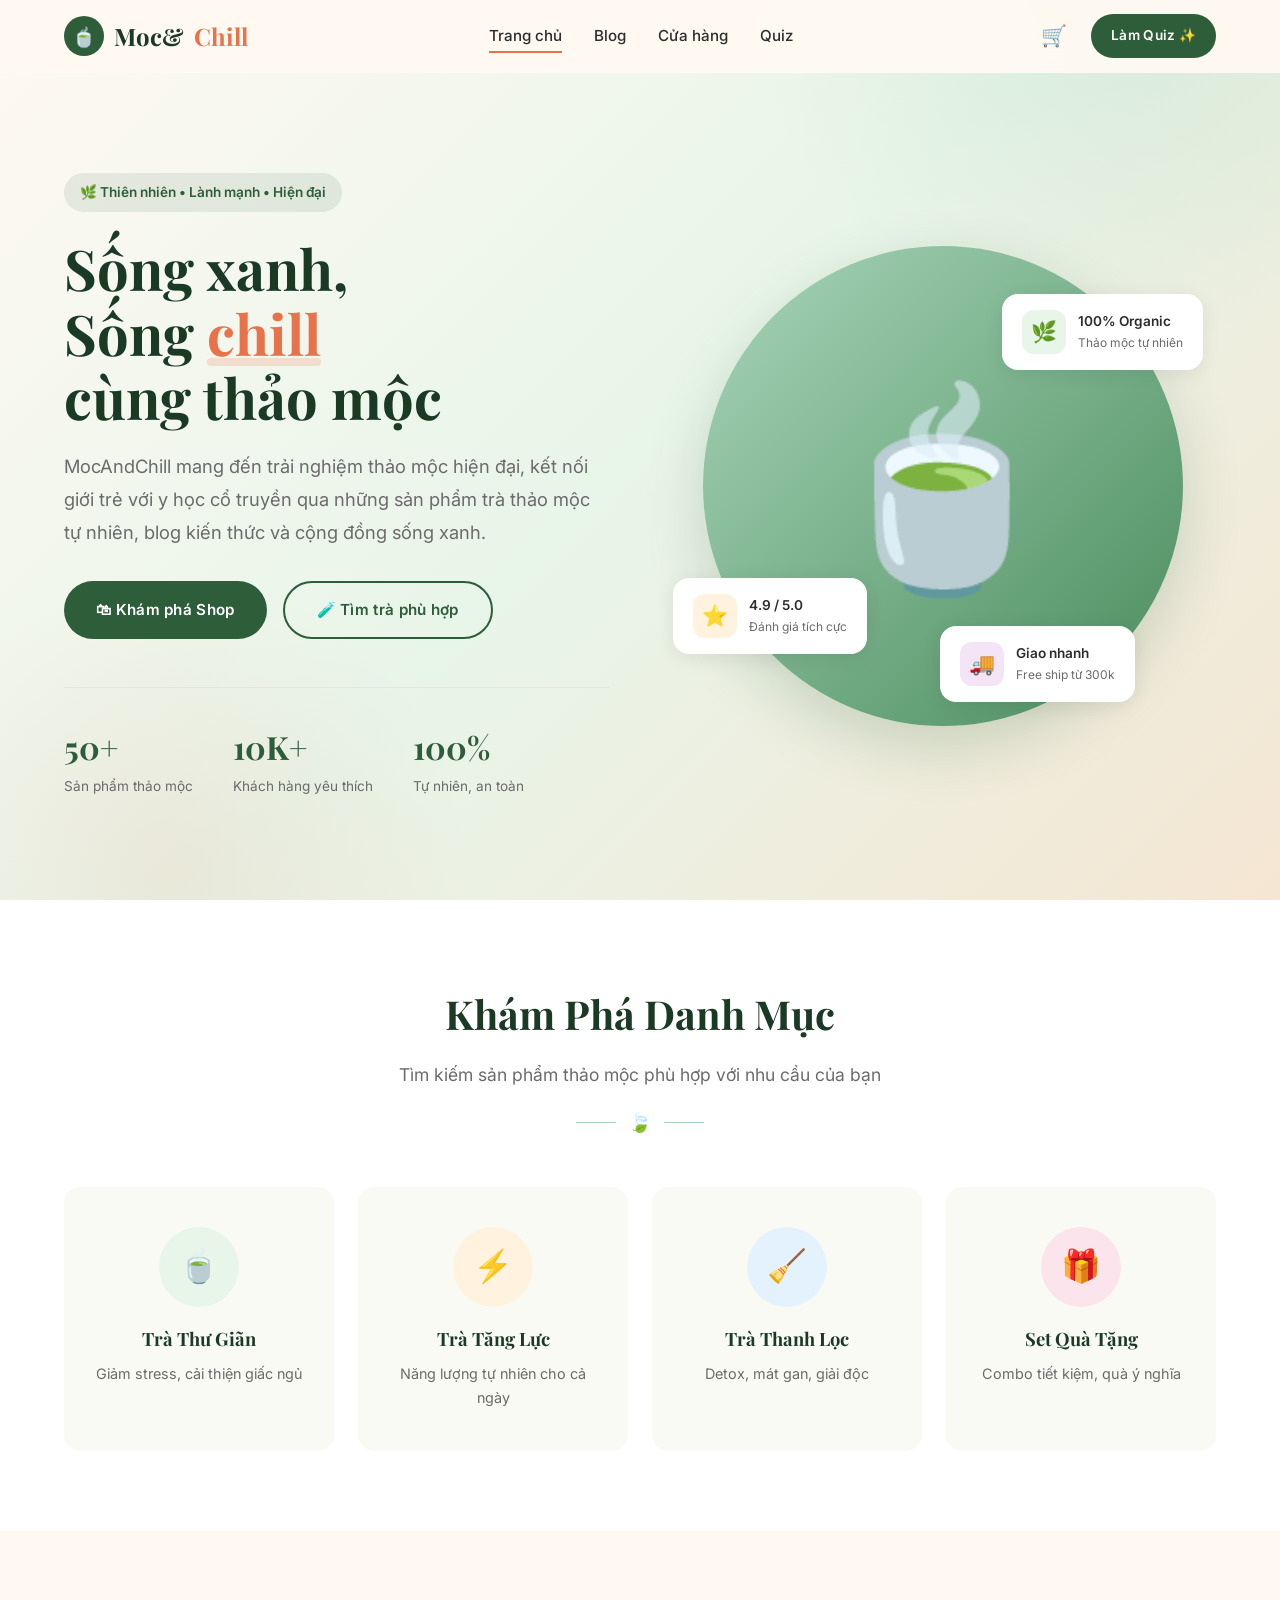
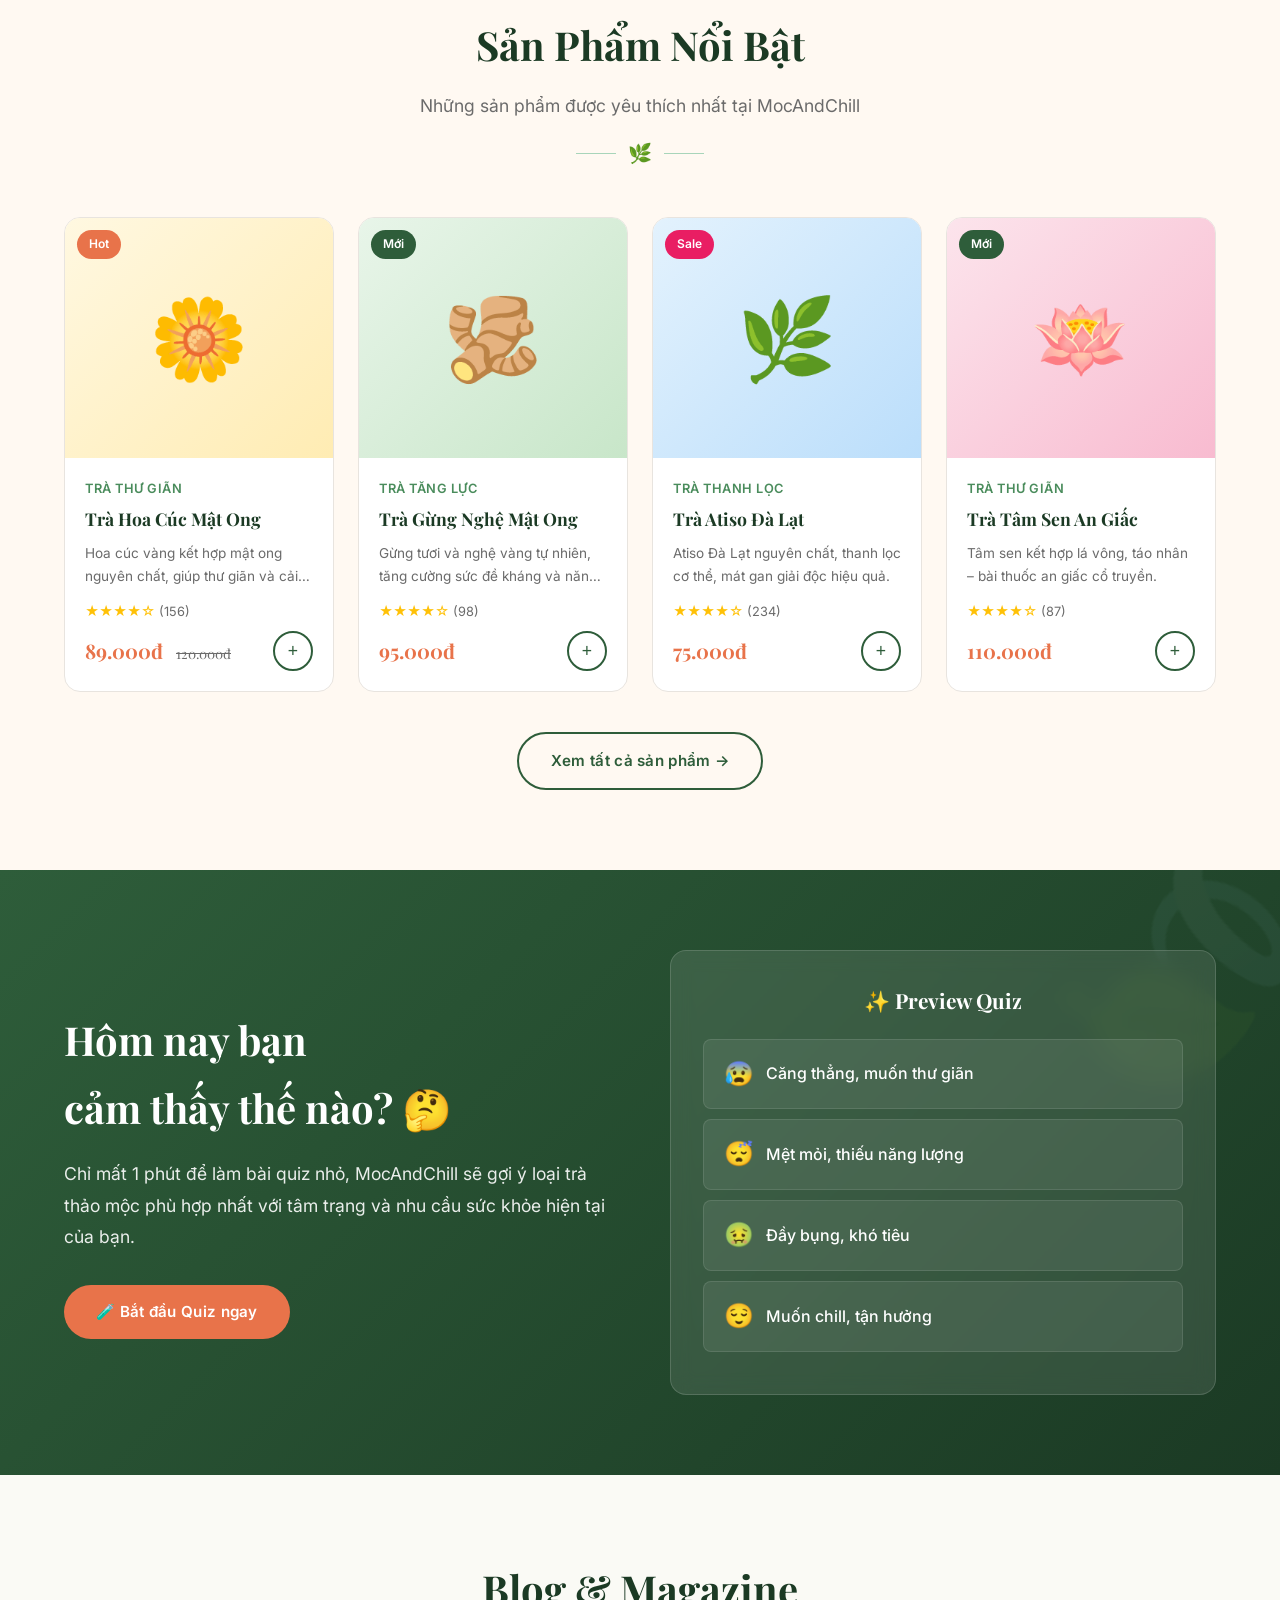
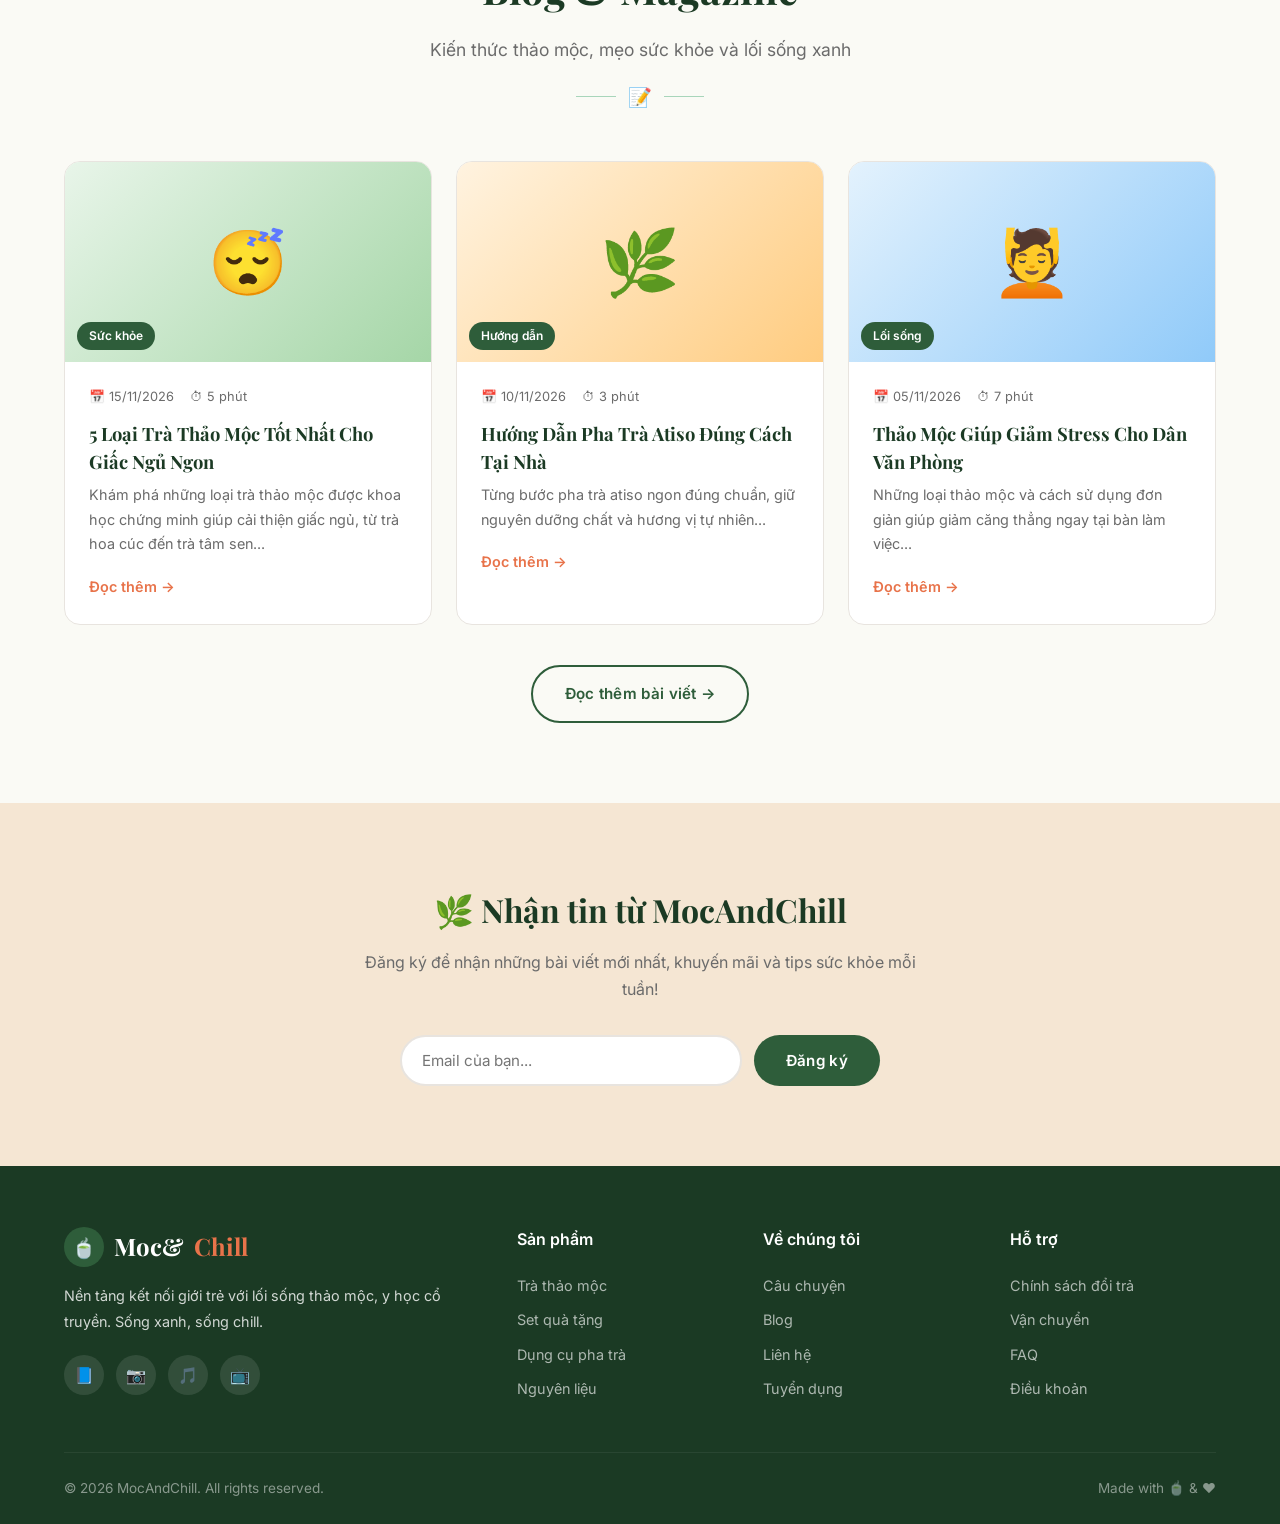
<file: index.html>
<!DOCTYPE html>
<html lang="vi">
<head>
  <meta charset="UTF-8">
  <meta name="viewport" content="width=device-width, initial-scale=1.0">
  <title>MocAndChill – Thảo mộc cho giới trẻ</title>
  <meta name="description" content="Nền tảng kết nối và chia sẻ lối sống thảo mộc, y học cổ truyền cho giới trẻ">
  <link rel="preconnect" href="https://fonts.googleapis.com">
  <link rel="preconnect" href="https://fonts.gstatic.com" crossorigin>
  <link href="https://fonts.googleapis.com/css2?family=Inter:wght@400;500;600;700&family=Playfair+Display:wght@400;500;600;700&display=swap" rel="stylesheet">
  <link rel="stylesheet" href="css/style.css">
  <link rel="icon" href="data:image/svg+xml,<svg xmlns='http://www.w3.org/2000/svg' viewBox='0 0 100 100'><text y='.9em' font-size='90'>🍵</text></svg>">
</head>
<body>

  <!-- Navigation -->
  <nav class="navbar">
    <div class="container">
      <a href="index.html" class="logo">
        <div class="logo-icon">🍵</div>
        Moc&<span>Chill</span>
      </a>
      <div class="nav-links">
        <a href="index.html" class="active">Trang chủ</a>
        <a href="blog.html">Blog</a>
        <a href="shop.html">Cửa hàng</a>
        <a href="quiz.html">Quiz</a>
      </div>
      <div class="nav-actions">
        <a href="cart.html" class="nav-cart">
          🛒 <span class="cart-badge" data-count="0"></span>
        </a>
        <a href="quiz.html" class="btn btn-primary btn-sm">Làm Quiz ✨</a>
      </div>
      <div class="mobile-toggle" onclick="this.closest('.navbar').querySelector('.nav-links').classList.toggle('active')">
        <span></span><span></span><span></span>
      </div>
    </div>
  </nav>

  <!-- Hero Section -->
  <section class="hero">
    <div class="container">
      <div class="hero-content">
        <div class="hero-badge">🌿 Thiên nhiên • Lành mạnh • Hiện đại</div>
        <h1>
          Sống xanh,<br>
          Sống <span class="highlight">chill</span><br>
          cùng thảo mộc
        </h1>
        <p>
          MocAndChill mang đến trải nghiệm thảo mộc hiện đại, kết nối giới trẻ với y học cổ truyền 
          qua những sản phẩm trà thảo mộc tự nhiên, blog kiến thức và cộng đồng sống xanh.
        </p>
        <div class="hero-buttons">
          <a href="shop.html" class="btn btn-primary">🛍 Khám phá Shop</a>
          <a href="quiz.html" class="btn btn-secondary">🧪 Tìm trà phù hợp</a>
        </div>
        <div class="hero-stats">
          <div class="hero-stat">
            <h3>50+</h3>
            <p>Sản phẩm thảo mộc</p>
          </div>
          <div class="hero-stat">
            <h3>10K+</h3>
            <p>Khách hàng yêu thích</p>
          </div>
          <div class="hero-stat">
            <h3>100%</h3>
            <p>Tự nhiên, an toàn</p>
          </div>
        </div>
      </div>
      <div class="hero-visual">
        <div class="hero-image-wrapper">
          <div class="hero-image-main">🍵</div>
          <div class="floating-card">
            <div class="card-icon green">🌿</div>
            <div class="card-text">
              <h4>100% Organic</h4>
              <p>Thảo mộc tự nhiên</p>
            </div>
          </div>
          <div class="floating-card">
            <div class="card-icon orange">⭐</div>
            <div class="card-text">
              <h4>4.9 / 5.0</h4>
              <p>Đánh giá tích cực</p>
            </div>
          </div>
          <div class="floating-card">
            <div class="card-icon purple">🚚</div>
            <div class="card-text">
              <h4>Giao nhanh</h4>
              <p>Free ship từ 300k</p>
            </div>
          </div>
        </div>
      </div>
    </div>
  </section>

  <!-- Categories -->
  <section class="categories section">
    <div class="container">
      <div class="section-header">
        <h2>Khám Phá Danh Mục</h2>
        <p>Tìm kiếm sản phẩm thảo mộc phù hợp với nhu cầu của bạn</p>
        <div class="leaf-divider">🍃</div>
      </div>
      <div class="categories-grid">
        <a href="shop.html" class="category-card fade-in">
          <div class="cat-icon">🍵</div>
          <h3>Trà Thư Giãn</h3>
          <p>Giảm stress, cải thiện giấc ngủ</p>
        </a>
        <a href="shop.html" class="category-card fade-in">
          <div class="cat-icon">⚡</div>
          <h3>Trà Tăng Lực</h3>
          <p>Năng lượng tự nhiên cho cả ngày</p>
        </a>
        <a href="shop.html" class="category-card fade-in">
          <div class="cat-icon">🧹</div>
          <h3>Trà Thanh Lọc</h3>
          <p>Detox, mát gan, giải độc</p>
        </a>
        <a href="shop.html" class="category-card fade-in">
          <div class="cat-icon">🎁</div>
          <h3>Set Quà Tặng</h3>
          <p>Combo tiết kiệm, quà ý nghĩa</p>
        </a>
      </div>
    </div>
  </section>

  <!-- Featured Products -->
  <section class="section" style="background: var(--cream)">
    <div class="container">
      <div class="section-header">
        <h2>Sản Phẩm Nổi Bật</h2>
        <p>Những sản phẩm được yêu thích nhất tại MocAndChill</p>
        <div class="leaf-divider">🌿</div>
      </div>
      <div class="products-grid" id="featuredProducts"></div>
      <div style="text-align: center; margin-top: 40px">
        <a href="shop.html" class="btn btn-secondary">Xem tất cả sản phẩm →</a>
      </div>
    </div>
  </section>

  <!-- Quiz Teaser -->
  <section class="quiz-teaser section">
    <div class="container">
      <div class="quiz-teaser-content">
        <h2>Hôm nay bạn<br>cảm thấy thế nào? 🤔</h2>
        <p>
          Chỉ mất 1 phút để làm bài quiz nhỏ, MocAndChill sẽ gợi ý loại trà thảo mộc 
          phù hợp nhất với tâm trạng và nhu cầu sức khỏe hiện tại của bạn.
        </p>
        <a href="quiz.html" class="btn btn-accent">🧪 Bắt đầu Quiz ngay</a>
      </div>
      <div class="quiz-preview">
        <h3>✨ Preview Quiz</h3>
        <a href="quiz.html" class="quiz-option">
          <span class="option-emoji">😰</span>
          <span class="option-text">Căng thẳng, muốn thư giãn</span>
        </a>
        <a href="quiz.html" class="quiz-option">
          <span class="option-emoji">😴</span>
          <span class="option-text">Mệt mỏi, thiếu năng lượng</span>
        </a>
        <a href="quiz.html" class="quiz-option">
          <span class="option-emoji">🤢</span>
          <span class="option-text">Đầy bụng, khó tiêu</span>
        </a>
        <a href="quiz.html" class="quiz-option">
          <span class="option-emoji">😌</span>
          <span class="option-text">Muốn chill, tận hưởng</span>
        </a>
      </div>
    </div>
  </section>

  <!-- Blog Section -->
  <section class="section">
    <div class="container">
      <div class="section-header">
        <h2>Blog & Magazine</h2>
        <p>Kiến thức thảo mộc, mẹo sức khỏe và lối sống xanh</p>
        <div class="leaf-divider">📝</div>
      </div>
      <div class="blog-grid" id="blogGrid"></div>
      <div style="text-align: center; margin-top: 40px">
        <a href="blog.html" class="btn btn-secondary">Đọc thêm bài viết →</a>
      </div>
    </div>
  </section>

  <!-- Newsletter -->
  <section class="newsletter section">
    <div class="container">
      <h2>🌿 Nhận tin từ MocAndChill</h2>
      <p>Đăng ký để nhận những bài viết mới nhất, khuyến mãi và tips sức khỏe mỗi tuần!</p>
      <form class="newsletter-form" onsubmit="event.preventDefault(); showToast('🎉 Đăng ký thành công! Cảm ơn bạn.'); this.reset()">
        <input type="email" placeholder="Email của bạn..." required>
        <button type="submit" class="btn btn-primary">Đăng ký</button>
      </form>
    </div>
  </section>

  <!-- Footer -->
  <footer class="footer">
    <div class="container">
      <div class="footer-grid">
        <div class="footer-brand">
          <a href="index.html" class="logo">
            <div class="logo-icon">🍵</div>
            Moc&<span>Chill</span>
          </a>
          <p>Nền tảng kết nối giới trẻ với lối sống thảo mộc, y học cổ truyền. Sống xanh, sống chill.</p>
          <div class="footer-social">
            <a href="#">📘</a>
            <a href="#">📷</a>
            <a href="#">🎵</a>
            <a href="#">📺</a>
          </div>
        </div>
        <div class="footer-col">
          <h4>Sản phẩm</h4>
          <a href="shop.html">Trà thảo mộc</a>
          <a href="shop.html">Set quà tặng</a>
          <a href="shop.html">Dụng cụ pha trà</a>
          <a href="shop.html">Nguyên liệu</a>
        </div>
        <div class="footer-col">
          <h4>Về chúng tôi</h4>
          <a href="#">Câu chuyện</a>
          <a href="blog.html">Blog</a>
          <a href="#">Liên hệ</a>
          <a href="#">Tuyển dụng</a>
        </div>
        <div class="footer-col">
          <h4>Hỗ trợ</h4>
          <a href="#">Chính sách đổi trả</a>
          <a href="#">Vận chuyển</a>
          <a href="#">FAQ</a>
          <a href="#">Điều khoản</a>
        </div>
      </div>
      <div class="footer-bottom">
        <span>© 2026 MocAndChill. All rights reserved.</span>
        <span>Made with 🍵 & ❤️</span>
      </div>
    </div>
  </footer>

  <script src="js/main.js"></script>
  <script>
    // Render featured products (first 4)
    document.addEventListener('DOMContentLoaded', () => {
      const grid = document.getElementById('featuredProducts');
      if (grid) {
        grid.innerHTML = PRODUCTS.slice(0, 4).map(p => createProductCard(p)).join('');
        // Add click-to-detail
        grid.querySelectorAll('.product-card').forEach(card => {
          card.style.cursor = 'pointer';
          card.addEventListener('click', (e) => {
            if (e.target.closest('.quick-actions') || e.target.closest('.add-to-cart-btn')) return;
            window.location.href = `product-detail.html?id=${card.dataset.id}`;
          });
        });
      }

      // Render blog posts (first 3)
      const blogGrid = document.getElementById('blogGrid');
      if (blogGrid) {
        blogGrid.innerHTML = BLOG_POSTS.slice(0, 3).map(p => createBlogCard(p)).join('');
      }

      initScrollAnimations();
    });
  </script>
</body>
</html>
</file>
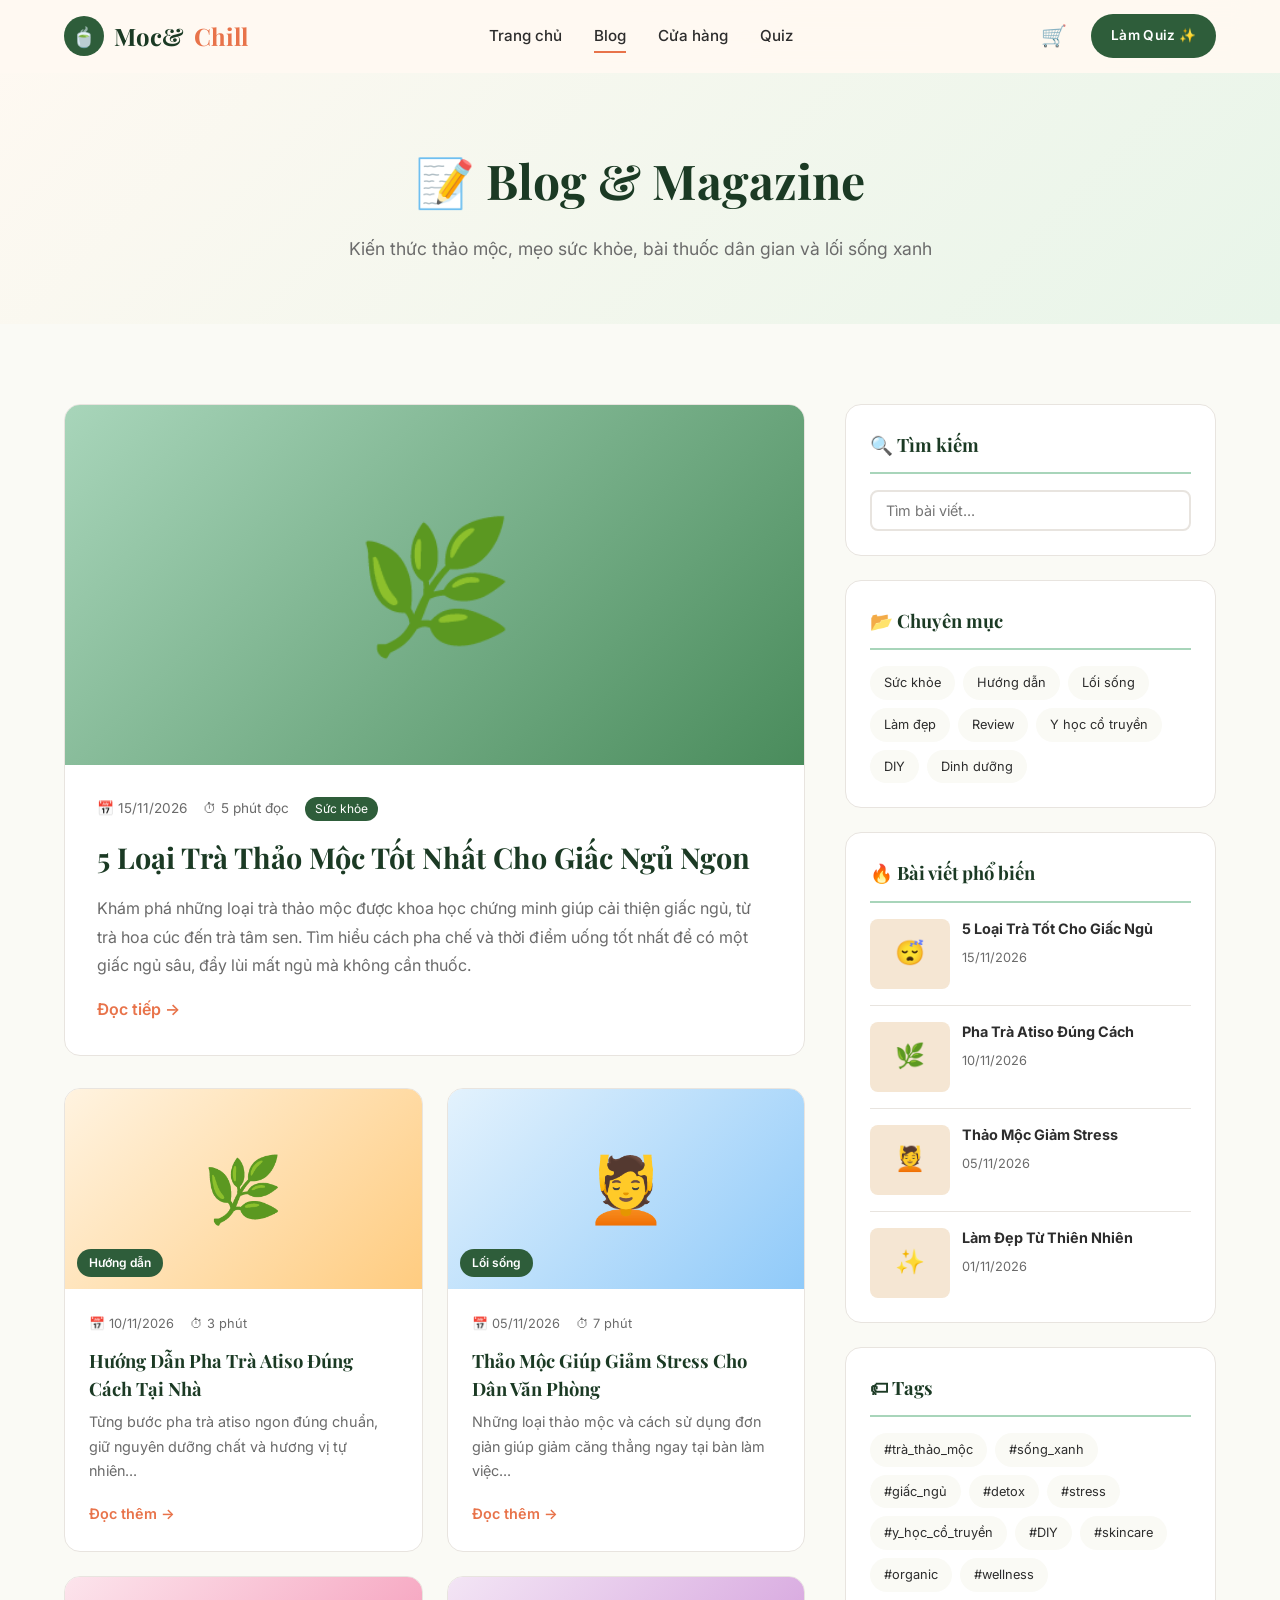
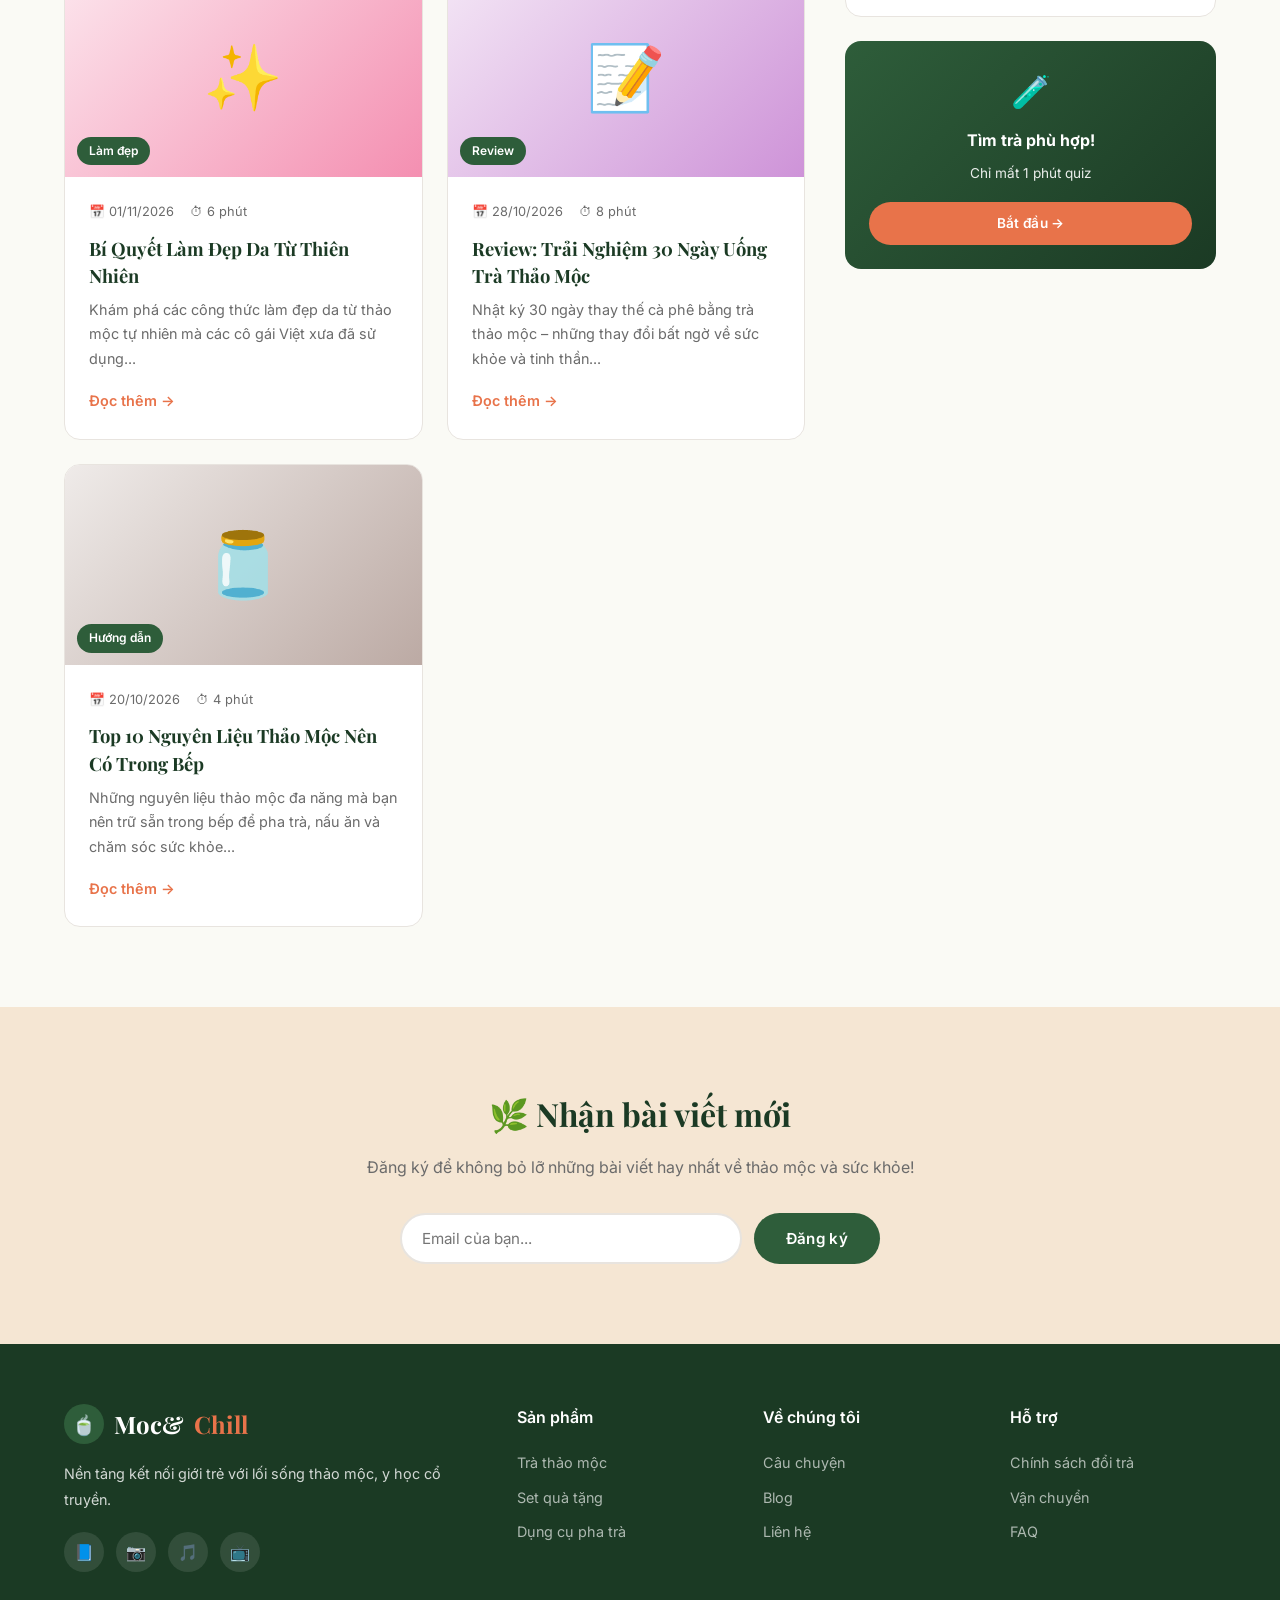
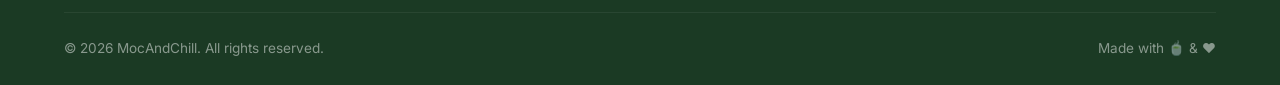
<file: blog.html>
<!DOCTYPE html>
<html lang="vi">
<head>
  <meta charset="UTF-8">
  <meta name="viewport" content="width=device-width, initial-scale=1.0">
  <title>Blog & Magazine – MocAndChill</title>
  <link rel="preconnect" href="https://fonts.googleapis.com">
  <link rel="preconnect" href="https://fonts.gstatic.com" crossorigin>
  <link href="https://fonts.googleapis.com/css2?family=Inter:wght@400;500;600;700&family=Playfair+Display:wght@400;500;600;700&display=swap" rel="stylesheet">
  <link rel="stylesheet" href="css/style.css">
  <link rel="icon" href="data:image/svg+xml,<svg xmlns='http://www.w3.org/2000/svg' viewBox='0 0 100 100'><text y='.9em' font-size='90'>🍵</text></svg>">
</head>
<body>

  <!-- Navigation -->
  <nav class="navbar">
    <div class="container">
      <a href="index.html" class="logo">
        <div class="logo-icon">🍵</div>
        Moc&<span>Chill</span>
      </a>
      <div class="nav-links">
        <a href="index.html">Trang chủ</a>
        <a href="blog.html" class="active">Blog</a>
        <a href="shop.html">Cửa hàng</a>
        <a href="quiz.html">Quiz</a>
      </div>
      <div class="nav-actions">
        <a href="cart.html" class="nav-cart">
          🛒 <span class="cart-badge" data-count="0"></span>
        </a>
        <a href="quiz.html" class="btn btn-primary btn-sm">Làm Quiz ✨</a>
      </div>
      <div class="mobile-toggle" onclick="this.closest('.navbar').querySelector('.nav-links').classList.toggle('active')">
        <span></span><span></span><span></span>
      </div>
    </div>
  </nav>

  <!-- Page Hero -->
  <section class="page-hero">
    <div class="container">
      <h1>📝 Blog & Magazine</h1>
      <p>Kiến thức thảo mộc, mẹo sức khỏe, bài thuốc dân gian và lối sống xanh</p>
    </div>
  </section>

  <!-- Blog Content -->
  <section class="section">
    <div class="container">
      <div class="blog-page-grid">
        <!-- Main Content -->
        <div>
          <!-- Featured Post -->
          <div class="blog-featured fade-in">
            <div class="blog-featured-image">🌿</div>
            <div class="blog-featured-content">
              <div class="blog-meta" style="display:flex; gap:16px; font-size:0.85rem; color:var(--text-light); margin-bottom:12px">
                <span>📅 15/11/2026</span>
                <span>⏱ 5 phút đọc</span>
                <span style="background:var(--primary); color:white; padding:2px 10px; border-radius:50px; font-size:0.75rem">Sức khỏe</span>
              </div>
              <h2>5 Loại Trà Thảo Mộc Tốt Nhất Cho Giấc Ngủ Ngon</h2>
              <p style="color:var(--text-light); margin-bottom:16px; line-height:1.8">
                Khám phá những loại trà thảo mộc được khoa học chứng minh giúp cải thiện giấc ngủ, 
                từ trà hoa cúc đến trà tâm sen. Tìm hiểu cách pha chế và thời điểm uống tốt nhất để 
                có một giấc ngủ sâu, đẩy lùi mất ngủ mà không cần thuốc.
              </p>
              <a href="#" class="read-more" style="color:var(--accent); font-weight:600">Đọc tiếp →</a>
            </div>
          </div>

          <!-- Blog Grid -->
          <div class="blog-grid" id="blogPageGrid" style="grid-template-columns: repeat(2, 1fr)"></div>
        </div>

        <!-- Sidebar -->
        <aside>
          <!-- Search -->
          <div class="blog-sidebar-widget">
            <h3>🔍 Tìm kiếm</h3>
            <input type="text" placeholder="Tìm bài viết..." style="width:100%; padding:10px 14px; border:2px solid var(--border); border-radius:var(--radius-sm); font-family:var(--font-body); outline:none; font-size:0.9rem" onfocus="this.style.borderColor='var(--primary)'" onblur="this.style.borderColor='var(--border)'">
          </div>

          <!-- Categories -->
          <div class="blog-sidebar-widget">
            <h3>📂 Chuyên mục</h3>
            <div class="tag-list">
              <a href="#">Sức khỏe</a>
              <a href="#">Hướng dẫn</a>
              <a href="#">Lối sống</a>
              <a href="#">Làm đẹp</a>
              <a href="#">Review</a>
              <a href="#">Y học cổ truyền</a>
              <a href="#">DIY</a>
              <a href="#">Dinh dưỡng</a>
            </div>
          </div>

          <!-- Popular Posts -->
          <div class="blog-sidebar-widget">
            <h3>🔥 Bài viết phổ biến</h3>
            <div class="popular-post">
              <div class="post-thumb">😴</div>
              <div>
                <h4><a href="#">5 Loại Trà Tốt Cho Giấc Ngủ</a></h4>
                <span class="post-date">15/11/2026</span>
              </div>
            </div>
            <div class="popular-post">
              <div class="post-thumb">🌿</div>
              <div>
                <h4><a href="#">Pha Trà Atiso Đúng Cách</a></h4>
                <span class="post-date">10/11/2026</span>
              </div>
            </div>
            <div class="popular-post">
              <div class="post-thumb">💆</div>
              <div>
                <h4><a href="#">Thảo Mộc Giảm Stress</a></h4>
                <span class="post-date">05/11/2026</span>
              </div>
            </div>
            <div class="popular-post">
              <div class="post-thumb">✨</div>
              <div>
                <h4><a href="#">Làm Đẹp Từ Thiên Nhiên</a></h4>
                <span class="post-date">01/11/2026</span>
              </div>
            </div>
          </div>

          <!-- Tags -->
          <div class="blog-sidebar-widget">
            <h3>🏷 Tags</h3>
            <div class="tag-list">
              <a href="#">#trà_thảo_mộc</a>
              <a href="#">#sống_xanh</a>
              <a href="#">#giấc_ngủ</a>
              <a href="#">#detox</a>
              <a href="#">#stress</a>
              <a href="#">#y_học_cổ_truyền</a>
              <a href="#">#DIY</a>
              <a href="#">#skincare</a>
              <a href="#">#organic</a>
              <a href="#">#wellness</a>
            </div>
          </div>

          <!-- CTA -->
          <div style="background:linear-gradient(135deg, var(--primary), var(--primary-dark)); border-radius:var(--radius); padding:24px; color:white; text-align:center">
            <div style="font-size:2rem; margin-bottom:8px">🧪</div>
            <h3 style="font-size:1rem; margin-bottom:8px; color:white">Tìm trà phù hợp!</h3>
            <p style="font-size:0.85rem; opacity:0.9; margin-bottom:16px">Chỉ mất 1 phút quiz</p>
            <a href="quiz.html" class="btn btn-accent btn-sm" style="width:100%; justify-content:center">Bắt đầu →</a>
          </div>
        </aside>
      </div>
    </div>
  </section>

  <!-- Newsletter -->
  <section class="newsletter section">
    <div class="container">
      <h2>🌿 Nhận bài viết mới</h2>
      <p>Đăng ký để không bỏ lỡ những bài viết hay nhất về thảo mộc và sức khỏe!</p>
      <form class="newsletter-form" onsubmit="event.preventDefault(); showToast('🎉 Đăng ký thành công!'); this.reset()">
        <input type="email" placeholder="Email của bạn..." required>
        <button type="submit" class="btn btn-primary">Đăng ký</button>
      </form>
    </div>
  </section>

  <!-- Footer -->
  <footer class="footer">
    <div class="container">
      <div class="footer-grid">
        <div class="footer-brand">
          <a href="index.html" class="logo">
            <div class="logo-icon">🍵</div>
            Moc&<span>Chill</span>
          </a>
          <p>Nền tảng kết nối giới trẻ với lối sống thảo mộc, y học cổ truyền.</p>
          <div class="footer-social">
            <a href="#">📘</a>
            <a href="#">📷</a>
            <a href="#">🎵</a>
            <a href="#">📺</a>
          </div>
        </div>
        <div class="footer-col">
          <h4>Sản phẩm</h4>
          <a href="shop.html">Trà thảo mộc</a>
          <a href="shop.html">Set quà tặng</a>
          <a href="shop.html">Dụng cụ pha trà</a>
        </div>
        <div class="footer-col">
          <h4>Về chúng tôi</h4>
          <a href="#">Câu chuyện</a>
          <a href="blog.html">Blog</a>
          <a href="#">Liên hệ</a>
        </div>
        <div class="footer-col">
          <h4>Hỗ trợ</h4>
          <a href="#">Chính sách đổi trả</a>
          <a href="#">Vận chuyển</a>
          <a href="#">FAQ</a>
        </div>
      </div>
      <div class="footer-bottom">
        <span>© 2026 MocAndChill. All rights reserved.</span>
        <span>Made with 🍵 & ❤️</span>
      </div>
    </div>
  </footer>

  <script src="js/main.js"></script>
  <script>
    document.addEventListener('DOMContentLoaded', () => {
      const grid = document.getElementById('blogPageGrid');
      if (grid) {
        // Show all blog posts except the first one (featured)
        grid.innerHTML = BLOG_POSTS.slice(1).map(p => createBlogCard(p)).join('');
        initScrollAnimations();
      }
    });
  </script>
</body>
</html>
</file>
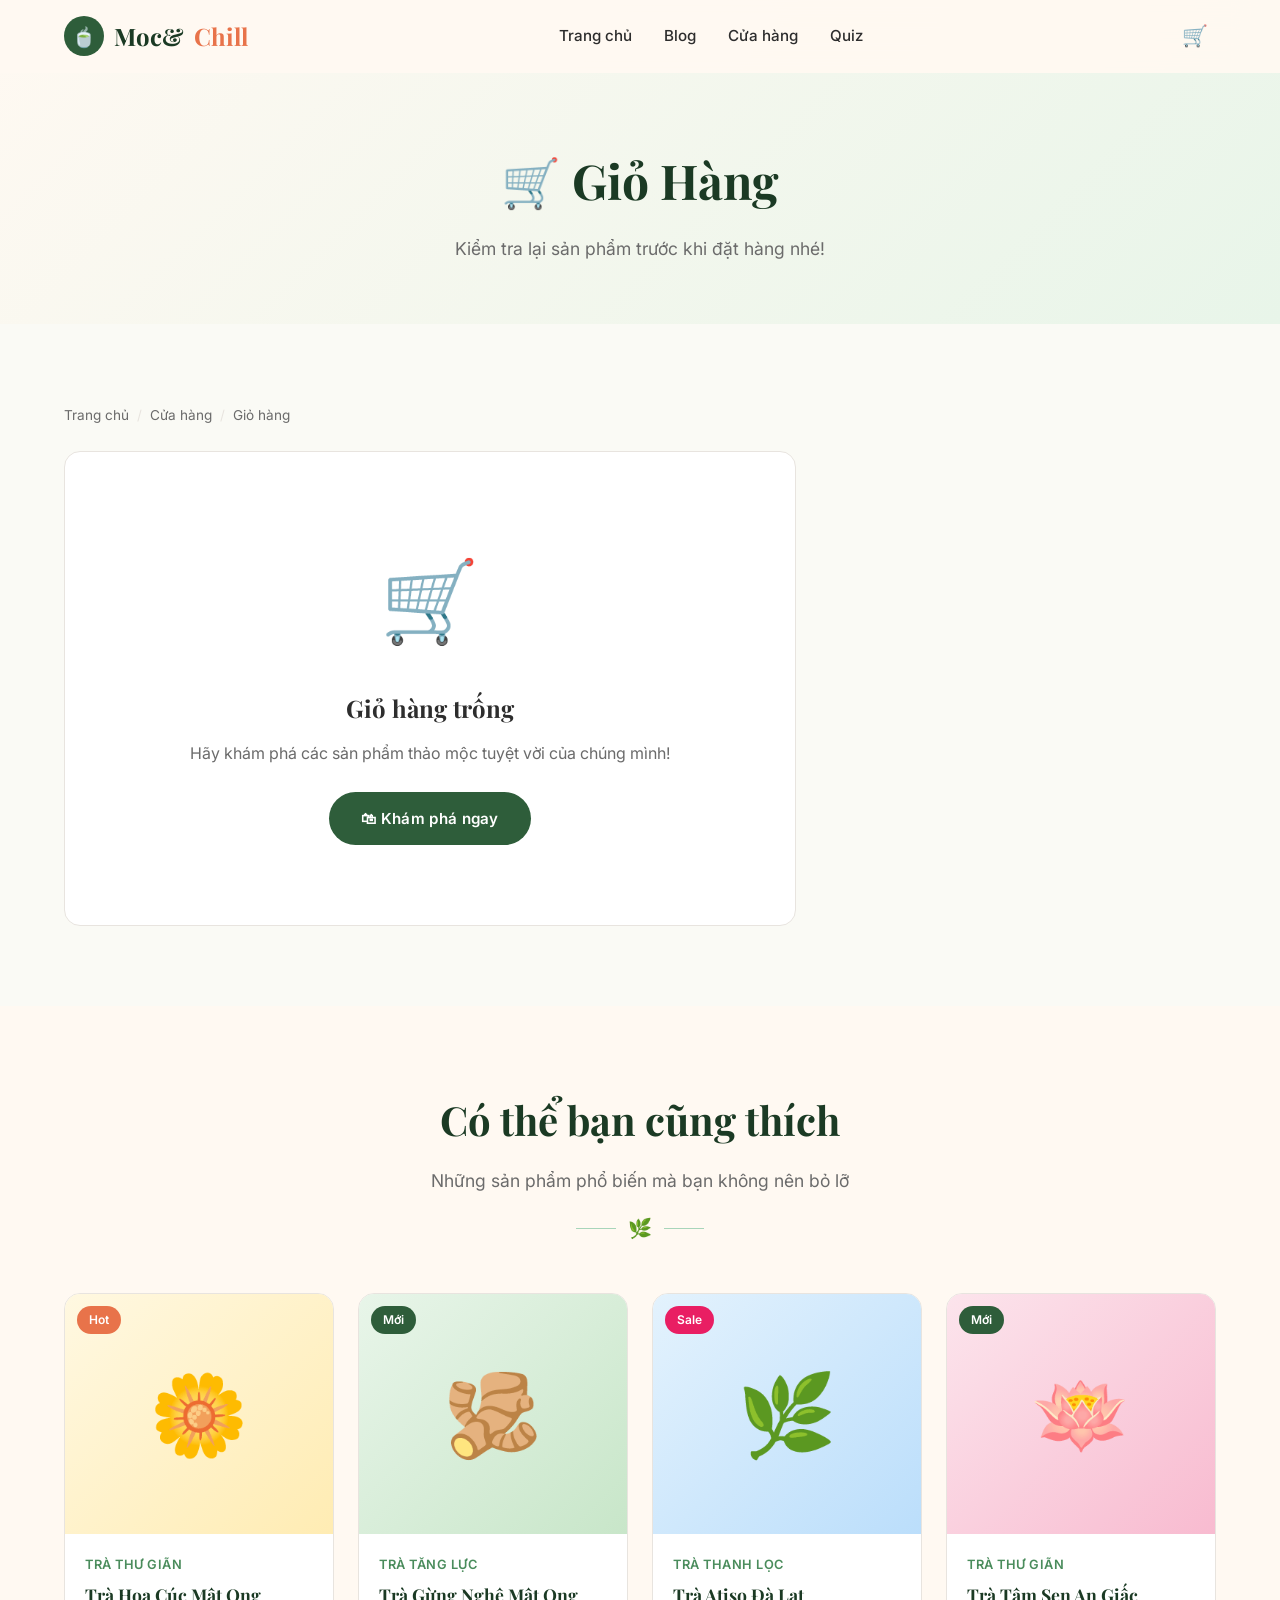
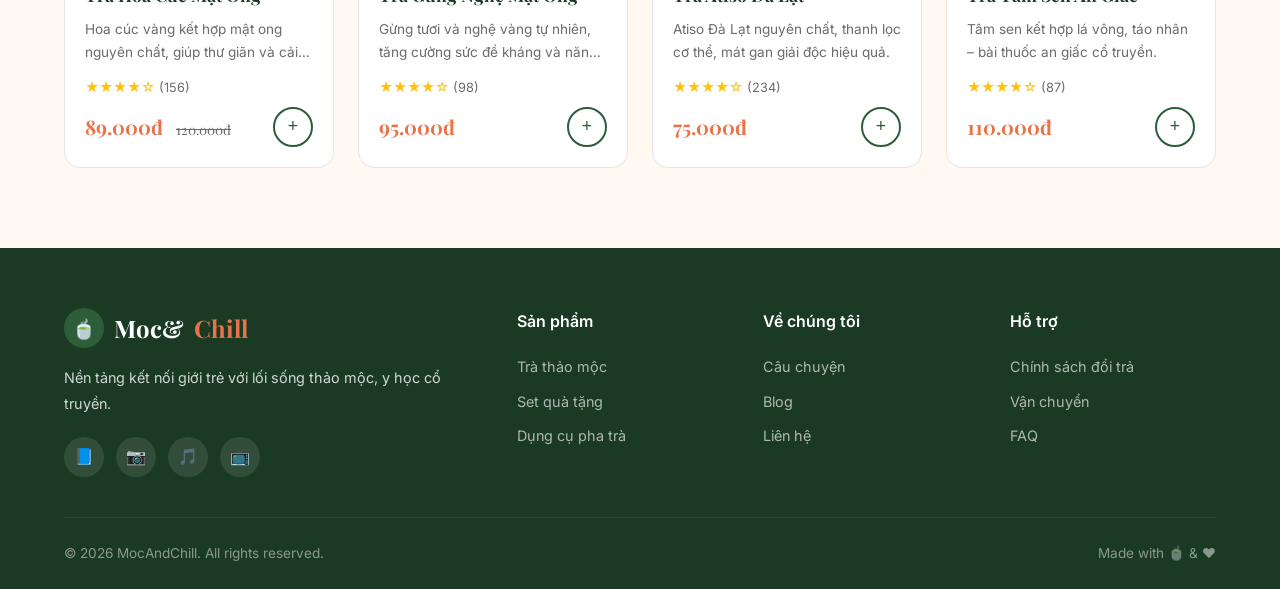
<file: cart.html>
<!DOCTYPE html>
<html lang="vi">
<head>
  <meta charset="UTF-8">
  <meta name="viewport" content="width=device-width, initial-scale=1.0">
  <title>Giỏ Hàng – MocAndChill</title>
  <link rel="preconnect" href="https://fonts.googleapis.com">
  <link rel="preconnect" href="https://fonts.gstatic.com" crossorigin>
  <link href="https://fonts.googleapis.com/css2?family=Inter:wght@400;500;600;700&family=Playfair+Display:wght@400;500;600;700&display=swap" rel="stylesheet">
  <link rel="stylesheet" href="css/style.css">
  <link rel="icon" href="data:image/svg+xml,<svg xmlns='http://www.w3.org/2000/svg' viewBox='0 0 100 100'><text y='.9em' font-size='90'>🍵</text></svg>">
</head>
<body>

  <!-- Navigation -->
  <nav class="navbar">
    <div class="container">
      <a href="index.html" class="logo">
        <div class="logo-icon">🍵</div>
        Moc&<span>Chill</span>
      </a>
      <div class="nav-links">
        <a href="index.html">Trang chủ</a>
        <a href="blog.html">Blog</a>
        <a href="shop.html">Cửa hàng</a>
        <a href="quiz.html">Quiz</a>
      </div>
      <div class="nav-actions">
        <a href="cart.html" class="nav-cart" style="color:var(--primary)">
          🛒 <span class="cart-badge" data-count="0"></span>
        </a>
      </div>
      <div class="mobile-toggle" onclick="this.closest('.navbar').querySelector('.nav-links').classList.toggle('active')">
        <span></span><span></span><span></span>
      </div>
    </div>
  </nav>

  <!-- Page Hero -->
  <section class="page-hero">
    <div class="container">
      <h1>🛒 Giỏ Hàng</h1>
      <p>Kiểm tra lại sản phẩm trước khi đặt hàng nhé!</p>
    </div>
  </section>

  <!-- Cart Content -->
  <section class="section">
    <div class="container">
      <div class="breadcrumb">
        <a href="index.html">Trang chủ</a>
        <span class="separator">/</span>
        <a href="shop.html">Cửa hàng</a>
        <span class="separator">/</span>
        <span>Giỏ hàng</span>
      </div>

      <div class="cart-layout">
        <div class="cart-items" id="cartItems">
          <!-- Cart items rendered by JS -->
        </div>
        <div class="cart-summary" id="cartSummary">
          <!-- Summary rendered by JS -->
        </div>
      </div>
    </div>
  </section>

  <!-- Recommended -->
  <section class="section" style="background:var(--cream)">
    <div class="container">
      <div class="section-header">
        <h2>Có thể bạn cũng thích</h2>
        <p>Những sản phẩm phổ biến mà bạn không nên bỏ lỡ</p>
        <div class="leaf-divider">🌿</div>
      </div>
      <div class="products-grid" id="recommendedProducts"></div>
    </div>
  </section>

  <!-- Footer -->
  <footer class="footer">
    <div class="container">
      <div class="footer-grid">
        <div class="footer-brand">
          <a href="index.html" class="logo">
            <div class="logo-icon">🍵</div>
            Moc&<span>Chill</span>
          </a>
          <p>Nền tảng kết nối giới trẻ với lối sống thảo mộc, y học cổ truyền.</p>
          <div class="footer-social">
            <a href="#">📘</a>
            <a href="#">📷</a>
            <a href="#">🎵</a>
            <a href="#">📺</a>
          </div>
        </div>
        <div class="footer-col">
          <h4>Sản phẩm</h4>
          <a href="shop.html">Trà thảo mộc</a>
          <a href="shop.html">Set quà tặng</a>
          <a href="shop.html">Dụng cụ pha trà</a>
        </div>
        <div class="footer-col">
          <h4>Về chúng tôi</h4>
          <a href="#">Câu chuyện</a>
          <a href="blog.html">Blog</a>
          <a href="#">Liên hệ</a>
        </div>
        <div class="footer-col">
          <h4>Hỗ trợ</h4>
          <a href="#">Chính sách đổi trả</a>
          <a href="#">Vận chuyển</a>
          <a href="#">FAQ</a>
        </div>
      </div>
      <div class="footer-bottom">
        <span>© 2026 MocAndChill. All rights reserved.</span>
        <span>Made with 🍵 & ❤️</span>
      </div>
    </div>
  </footer>

  <script src="js/main.js"></script>
  <script src="js/cart.js"></script>
  <script>
    document.addEventListener('DOMContentLoaded', () => {
      // Render recommended products
      const grid = document.getElementById('recommendedProducts');
      if (grid) {
        const cartItems = Cart.getItems();
        const cartIds = cartItems.map(i => i.id);
        const recommended = PRODUCTS.filter(p => !cartIds.includes(p.id)).slice(0, 4);
        grid.innerHTML = recommended.map(p => createProductCard(p)).join('');
        
        grid.querySelectorAll('.product-card').forEach(card => {
          card.style.cursor = 'pointer';
          card.addEventListener('click', (e) => {
            if (e.target.closest('.quick-actions') || e.target.closest('.add-to-cart-btn')) return;
            window.location.href = `product-detail.html?id=${card.dataset.id}`;
          });
        });
        
        initScrollAnimations();
      }
    });
  </script>
</body>
</html>
</file>
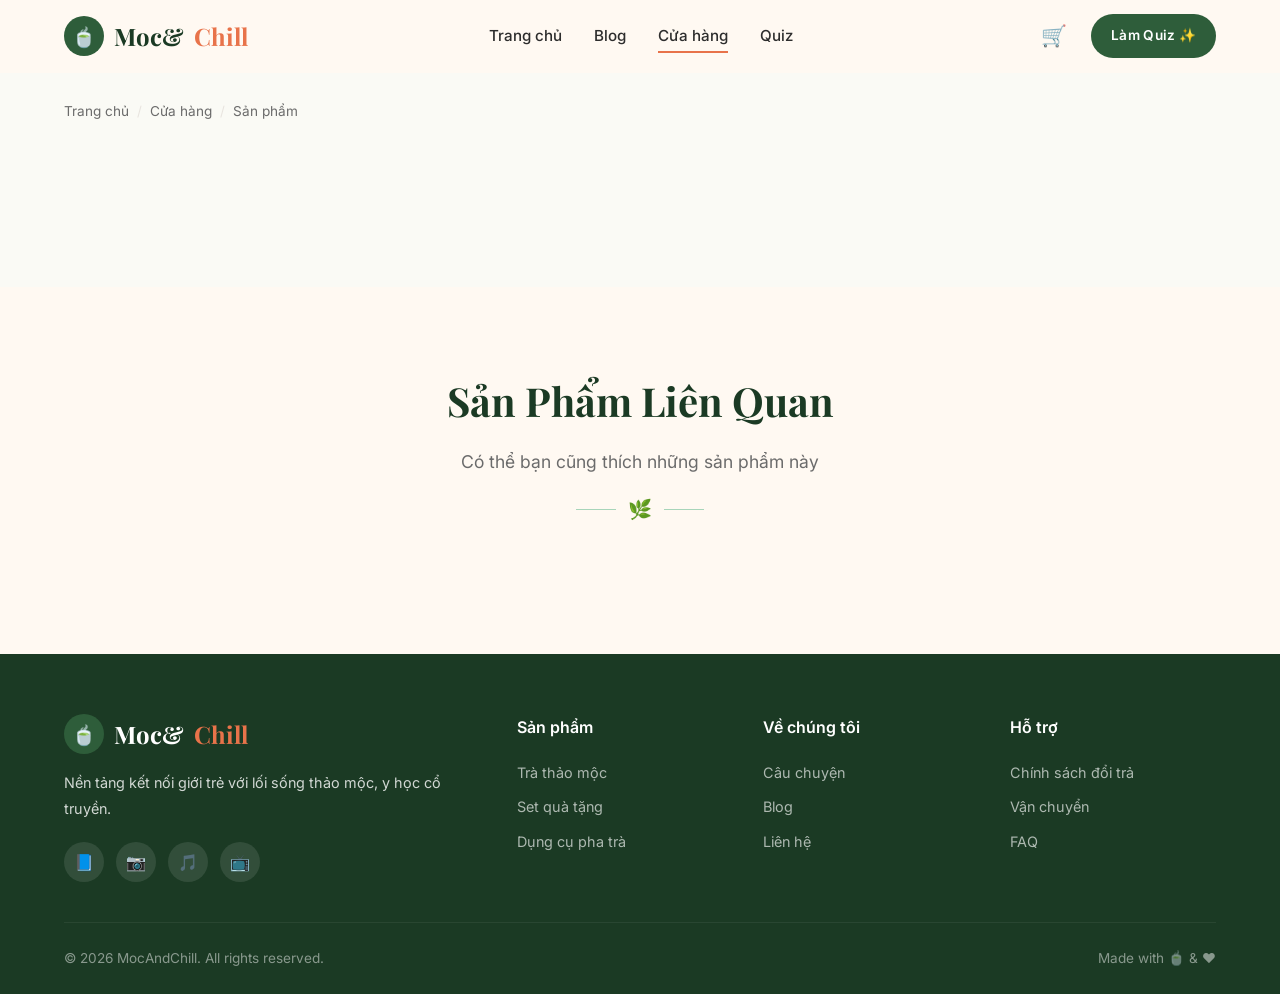
<file: product-detail.html>
<!DOCTYPE html>
<html lang="vi">
<head>
  <meta charset="UTF-8">
  <meta name="viewport" content="width=device-width, initial-scale=1.0">
  <title>Chi Tiết Sản Phẩm – MocAndChill</title>
  <link rel="preconnect" href="https://fonts.googleapis.com">
  <link rel="preconnect" href="https://fonts.gstatic.com" crossorigin>
  <link href="https://fonts.googleapis.com/css2?family=Inter:wght@400;500;600;700&family=Playfair+Display:wght@400;500;600;700&display=swap" rel="stylesheet">
  <link rel="stylesheet" href="css/style.css">
  <link rel="icon" href="data:image/svg+xml,<svg xmlns='http://www.w3.org/2000/svg' viewBox='0 0 100 100'><text y='.9em' font-size='90'>🍵</text></svg>">
</head>
<body>

  <!-- Navigation -->
  <nav class="navbar">
    <div class="container">
      <a href="index.html" class="logo">
        <div class="logo-icon">🍵</div>
        Moc&<span>Chill</span>
      </a>
      <div class="nav-links">
        <a href="index.html">Trang chủ</a>
        <a href="blog.html">Blog</a>
        <a href="shop.html" class="active">Cửa hàng</a>
        <a href="quiz.html">Quiz</a>
      </div>
      <div class="nav-actions">
        <a href="cart.html" class="nav-cart">
          🛒 <span class="cart-badge" data-count="0"></span>
        </a>
        <a href="quiz.html" class="btn btn-primary btn-sm">Làm Quiz ✨</a>
      </div>
      <div class="mobile-toggle" onclick="this.closest('.navbar').querySelector('.nav-links').classList.toggle('active')">
        <span></span><span></span><span></span>
      </div>
    </div>
  </nav>

  <!-- Product Detail -->
  <section class="product-detail section">
    <div class="container">
      <div class="breadcrumb">
        <a href="index.html">Trang chủ</a>
        <span class="separator">/</span>
        <a href="shop.html">Cửa hàng</a>
        <span class="separator">/</span>
        <span id="breadcrumbName">Sản phẩm</span>
      </div>

      <div class="product-detail-grid" id="productDetail">
        <!-- Rendered by JS -->
      </div>

      <!-- Product Tabs -->
      <div class="product-tabs" id="productTabs">
        <!-- Rendered by JS -->
      </div>
    </div>
  </section>

  <!-- Related Products -->
  <section class="section" style="background: var(--cream)">
    <div class="container">
      <div class="section-header">
        <h2>Sản Phẩm Liên Quan</h2>
        <p>Có thể bạn cũng thích những sản phẩm này</p>
        <div class="leaf-divider">🌿</div>
      </div>
      <div class="products-grid" id="relatedProducts"></div>
    </div>
  </section>

  <!-- Footer -->
  <footer class="footer">
    <div class="container">
      <div class="footer-grid">
        <div class="footer-brand">
          <a href="index.html" class="logo">
            <div class="logo-icon">🍵</div>
            Moc&<span>Chill</span>
          </a>
          <p>Nền tảng kết nối giới trẻ với lối sống thảo mộc, y học cổ truyền.</p>
          <div class="footer-social">
            <a href="#">📘</a>
            <a href="#">📷</a>
            <a href="#">🎵</a>
            <a href="#">📺</a>
          </div>
        </div>
        <div class="footer-col">
          <h4>Sản phẩm</h4>
          <a href="shop.html">Trà thảo mộc</a>
          <a href="shop.html">Set quà tặng</a>
          <a href="shop.html">Dụng cụ pha trà</a>
        </div>
        <div class="footer-col">
          <h4>Về chúng tôi</h4>
          <a href="#">Câu chuyện</a>
          <a href="blog.html">Blog</a>
          <a href="#">Liên hệ</a>
        </div>
        <div class="footer-col">
          <h4>Hỗ trợ</h4>
          <a href="#">Chính sách đổi trả</a>
          <a href="#">Vận chuyển</a>
          <a href="#">FAQ</a>
        </div>
      </div>
      <div class="footer-bottom">
        <span>© 2026 MocAndChill. All rights reserved.</span>
        <span>Made with 🍵 & ❤️</span>
      </div>
    </div>
  </footer>

  <script src="js/main.js"></script>
  <script>
    let currentQty = 1;

    document.addEventListener('DOMContentLoaded', () => {
      const params = new URLSearchParams(window.location.search);
      const productId = parseInt(params.get('id')) || 1;
      const product = PRODUCTS.find(p => p.id === productId);

      if (!product) {
        document.getElementById('productDetail').innerHTML = `
          <div style="text-align:center; padding:80px; grid-column:1/-1">
            <p style="font-size:4rem">😕</p>
            <h2>Không tìm thấy sản phẩm</h2>
            <a href="shop.html" class="btn btn-primary" style="margin-top:16px">← Quay lại cửa hàng</a>
          </div>
        `;
        return;
      }

      // Update page title & breadcrumb
      document.title = `${product.name} – MocAndChill`;
      document.getElementById('breadcrumbName').textContent = product.name;

      // Render product detail
      const gradients = {
        1: '#FFF8E1, #FFECB3', 2: '#E8F5E9, #C8E6C9', 3: '#E3F2FD, #BBDEFB',
        4: '#FCE4EC, #F8BBD0', 5: '#FFF3E0, #FFE0B2', 6: '#F3E5F5, #E1BEE7',
        7: '#EFEBE9, #D7CCC8', 8: '#E0F7FA, #B2EBF2'
      };

      const gradient = gradients[product.id] || '#E8F5E9, #C8E6C9';

      document.getElementById('productDetail').innerHTML = `
        <div class="product-gallery">
          <div class="product-gallery-main" style="background: linear-gradient(135deg, ${gradient})">
            ${product.emoji}
          </div>
          <div class="product-gallery-thumbs">
            <div class="thumb active" style="background: linear-gradient(135deg, ${gradient})">${product.emoji}</div>
            <div class="thumb">📦</div>
            <div class="thumb">🏷️</div>
            <div class="thumb">📋</div>
          </div>
        </div>

        <div class="product-detail-info">
          <div style="display:flex; align-items:center; gap:8px; margin-bottom:8px">
            <span style="background:var(--primary); color:white; padding:4px 12px; border-radius:50px; font-size:0.75rem; font-weight:600">${product.category}</span>
            ${product.badge ? `<span style="background:var(--accent); color:white; padding:4px 12px; border-radius:50px; font-size:0.75rem; font-weight:600">${product.badge.toUpperCase()}</span>` : ''}
          </div>
          
          <h1>${product.name}</h1>
          
          <div class="detail-rating">
            ${'★'.repeat(Math.floor(product.rating))}${product.rating % 1 >= 0.5 ? '☆' : ''}
            <span>${product.rating} (${product.reviews} đánh giá)</span>
          </div>
          
          <div class="detail-price">
            ${formatPrice(product.price)}
            ${product.oldPrice ? `<span style="font-size:1.2rem; color:var(--text-light); text-decoration:line-through; margin-left:12px; font-weight:400">${formatPrice(product.oldPrice)}</span>` : ''}
            ${product.oldPrice ? `<span style="font-size:0.85rem; background:#E8F5E9; color:var(--primary); padding:4px 8px; border-radius:4px; margin-left:8px">-${Math.round((1-product.price/product.oldPrice)*100)}%</span>` : ''}
          </div>
          
          <p class="detail-desc">${product.fullDesc}</p>
          
          <div style="margin-bottom:20px">
            <div style="display:grid; grid-template-columns:1fr 1fr; gap:8px; font-size:0.9rem">
              <div style="padding:10px; background:var(--bg); border-radius:var(--radius-sm)">
                <strong>📦 Quy cách:</strong> ${product.weight}
              </div>
              <div style="padding:10px; background:var(--bg); border-radius:var(--radius-sm)">
                <strong>📍 Xuất xứ:</strong> ${product.origin}
              </div>
              <div style="padding:10px; background:var(--bg); border-radius:var(--radius-sm); grid-column:1/-1">
                <strong>🌿 Thành phần:</strong> ${product.ingredients}
              </div>
            </div>
          </div>

          <div style="margin-bottom:20px">
            <h4 style="font-size:0.9rem; font-weight:600; margin-bottom:8px">Tags:</h4>
            <div style="display:flex; gap:8px; flex-wrap:wrap">
              ${product.tags.map(t => `<span style="padding:4px 12px; background:var(--bg); border-radius:50px; font-size:0.8rem; color:var(--primary)">#${t}</span>`).join('')}
            </div>
          </div>
          
          <div style="display:flex; align-items:center; gap:16px; margin-bottom:24px">
            <span style="font-weight:600; font-size:0.9rem">Số lượng:</span>
            <div class="quantity-selector">
              <button onclick="changeQty(-1)">−</button>
              <input type="number" value="1" min="1" id="qtyInput" readonly>
              <button onclick="changeQty(1)">+</button>
            </div>
          </div>
          
          <div class="detail-actions">
            <button class="btn btn-primary" onclick="addDetailToCart(${product.id})">
              🛒 Thêm vào giỏ hàng
            </button>
            <button class="btn btn-accent" onclick="addDetailToCart(${product.id}); setTimeout(()=>location.href='cart.html', 500)">
              ⚡ Mua ngay
            </button>
            <button class="btn btn-secondary btn-sm" style="width:48px; height:48px; padding:0; display:flex; align-items:center; justify-content:center; border-radius:50%">
              ♡
            </button>
          </div>
          
          <div class="detail-features">
            <div class="detail-feature">
              <div class="feature-icon">🌿</div>
              <p>100% Tự nhiên<br>Không chất bảo quản</p>
            </div>
            <div class="detail-feature">
              <div class="feature-icon">🚚</div>
              <p>Giao hàng nhanh<br>Free ship từ 300k</p>
            </div>
            <div class="detail-feature">
              <div class="feature-icon">🔄</div>
              <p>Đổi trả miễn phí<br>Trong 7 ngày</p>
            </div>
          </div>
        </div>
      `;

      // Render product tabs
      document.getElementById('productTabs').innerHTML = `
        <div class="tabs-header">
          <button class="active" onclick="switchTab(this, 'desc')">Mô tả chi tiết</button>
          <button onclick="switchTab(this, 'usage')">Hướng dẫn sử dụng</button>
          <button onclick="switchTab(this, 'reviews')">Đánh giá (${product.reviews})</button>
        </div>
        <div class="tab-content active" id="tab-desc">
          <h3 style="margin-bottom:12px; color:var(--primary-dark)">Về sản phẩm ${product.name}</h3>
          <p>${product.fullDesc}</p>
          <br>
          <h4>Thành phần chính:</h4>
          <p>${product.ingredients}</p>
          <br>
          <h4>Công dụng:</h4>
          <ul style="list-style:disc; padding-left:20px; margin-top:8px">
            ${product.tags.map(t => `<li style="margin-bottom:4px">${t.charAt(0).toUpperCase() + t.slice(1)}</li>`).join('')}
          </ul>
        </div>
        <div class="tab-content" id="tab-usage">
          <h3 style="margin-bottom:12px; color:var(--primary-dark)">Hướng dẫn pha chế</h3>
          <ol style="padding-left:20px; line-height:2">
            <li>Cho 1 gói trà vào cốc hoặc ấm</li>
            <li>Đổ nước nóng 85-95°C (khoảng 200ml)</li>
            <li>Đợi 3-5 phút để trà ngấm</li>
            <li>Có thể thêm mật ong hoặc đường phèn tùy khẩu vị</li>
            <li>Thưởng thức ấm hoặc để nguội bỏ đá</li>
          </ol>
          <br>
          <h4>Lưu ý:</h4>
          <ul style="list-style:disc; padding-left:20px; margin-top:8px">
            <li>Bảo quản nơi khô ráo, thoáng mát</li>
            <li>Tốt nhất sử dụng trong 12 tháng kể từ ngày sản xuất</li>
            <li>Uống 1-2 lần/ngày để đạt hiệu quả tốt nhất</li>
          </ul>
        </div>
        <div class="tab-content" id="tab-reviews">
          <h3 style="margin-bottom:20px; color:var(--primary-dark)">Đánh giá từ khách hàng</h3>
          
          <div style="display:flex; gap:20px; margin-bottom:32px; padding:20px; background:var(--bg); border-radius:var(--radius)">
            <div style="text-align:center; min-width:120px">
              <div style="font-size:3rem; font-weight:700; color:var(--primary); font-family:var(--font-heading)">${product.rating}</div>
              <div style="color:#FFC107; font-size:1.2rem">${'★'.repeat(Math.floor(product.rating))}</div>
              <div style="font-size:0.85rem; color:var(--text-light)">${product.reviews} đánh giá</div>
            </div>
            <div style="flex:1">
              ${[5,4,3,2,1].map(star => `
                <div style="display:flex; align-items:center; gap:8px; margin-bottom:4px">
                  <span style="font-size:0.8rem; min-width:20px">${star}★</span>
                  <div style="flex:1; height:8px; background:#eee; border-radius:4px; overflow:hidden">
                    <div style="height:100%; background:#FFC107; border-radius:4px; width:${star === 5 ? 70 : star === 4 ? 20 : star === 3 ? 7 : 2 : 1}%"></div>
                  </div>
                  <span style="font-size:0.8rem; color:var(--text-light); min-width:30px">${star === 5 ? '70%' : star === 4 ? '20%' : star === 3 ? '7%' : '2%'}</span>
                </div>
              `).join('')}
            </div>
          </div>
          
          ${[
            { name: 'Minh Anh', date: '10/11/2026', rating: 5, comment: 'Trà rất thơm và ngon! Mình uống mỗi tối trước khi ngủ, giấc ngủ cải thiện rõ rệt. Sẽ mua lại! 💚' },
            { name: 'Hoàng Nam', date: '05/11/2026', rating: 5, comment: 'Đóng gói đẹp, chất lượng tốt. Giao hàng nhanh. Rất hài lòng!' },
            { name: 'Thu Hà', date: '28/10/2026', rating: 4, comment: 'Vị thanh, dễ uống. Có thể thêm mật ong sẽ ngon hơn. Overall rất ok!' }
          ].map(r => `
            <div style="padding:20px; border:1px solid var(--border); border-radius:var(--radius); margin-bottom:16px">
              <div style="display:flex; justify-content:space-between; margin-bottom:8px">
                <div>
                  <strong>${r.name}</strong>
                  <span style="color:#FFC107; margin-left:8px">${'★'.repeat(r.rating)}</span>
                </div>
                <span style="font-size:0.8rem; color:var(--text-light)">${r.date}</span>
              </div>
              <p>${r.comment}</p>
            </div>
          `).join('')}
        </div>
      `;

      // Render related products
      const related = PRODUCTS.filter(p => p.id !== product.id).slice(0, 4);
      const relatedGrid = document.getElementById('relatedProducts');
      if (relatedGrid) {
        relatedGrid.innerHTML = related.map(p => createProductCard(p)).join('');
        relatedGrid.querySelectorAll('.product-card').forEach(card => {
          card.style.cursor = 'pointer';
          card.addEventListener('click', (e) => {
            if (e.target.closest('.quick-actions') || e.target.closest('.add-to-cart-btn')) return;
            window.location.href = `product-detail.html?id=${card.dataset.id}`;
          });
        });
      }

      initScrollAnimations();
    });

    function changeQty(delta) {
      const input = document.getElementById('qtyInput');
      currentQty = Math.max(1, currentQty + delta);
      input.value = currentQty;
    }

    function addDetailToCart(id) {
      const product = PRODUCTS.find(p => p.id === id);
      if (!product) return;
      Cart.addItem({
        id: product.id,
        name: product.name,
        price: product.price,
        emoji: product.emoji,
        qty: currentQty
      });
    }

    function switchTab(btn, tabId) {
      document.querySelectorAll('.tabs-header button').forEach(b => b.classList.remove('active'));
      document.querySelectorAll('.tab-content').forEach(t => t.classList.remove('active'));
      btn.classList.add('active');
      document.getElementById('tab-' + tabId).classList.add('active');
    }
  </script>
</body>
</html>
</file>
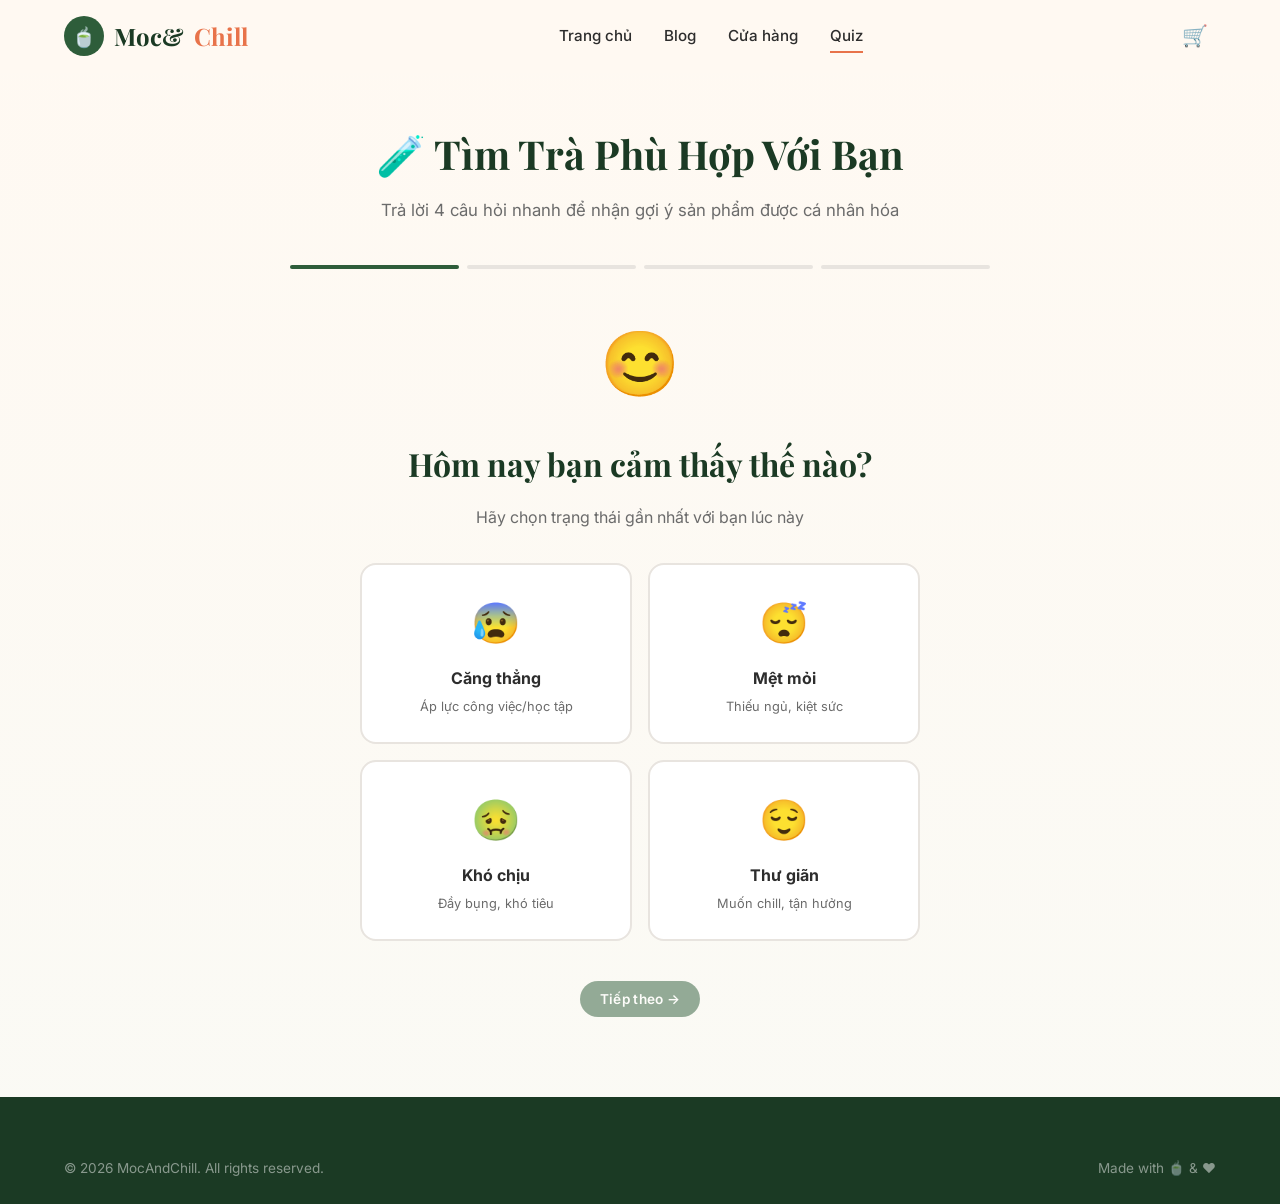
<file: quiz.html>
<!DOCTYPE html>
<html lang="vi">
<head>
  <meta charset="UTF-8">
  <meta name="viewport" content="width=device-width, initial-scale=1.0">
  <title>Quiz Gợi Ý Trà – MocAndChill</title>
  <link rel="preconnect" href="https://fonts.googleapis.com">
  <link rel="preconnect" href="https://fonts.gstatic.com" crossorigin>
  <link href="https://fonts.googleapis.com/css2?family=Inter:wght@400;500;600;700&family=Playfair+Display:wght@400;500;600;700&display=swap" rel="stylesheet">
  <link rel="stylesheet" href="css/style.css">
  <link rel="icon" href="data:image/svg+xml,<svg xmlns='http://www.w3.org/2000/svg' viewBox='0 0 100 100'><text y='.9em' font-size='90'>🍵</text></svg>">
</head>
<body style="background: linear-gradient(180deg, var(--cream) 0%, var(--bg) 100%)">

  <!-- Navigation -->
  <nav class="navbar">
    <div class="container">
      <a href="index.html" class="logo">
        <div class="logo-icon">🍵</div>
        Moc&<span>Chill</span>
      </a>
      <div class="nav-links">
        <a href="index.html">Trang chủ</a>
        <a href="blog.html">Blog</a>
        <a href="shop.html">Cửa hàng</a>
        <a href="quiz.html" class="active">Quiz</a>
      </div>
      <div class="nav-actions">
        <a href="cart.html" class="nav-cart">
          🛒 <span class="cart-badge" data-count="0"></span>
        </a>
      </div>
      <div class="mobile-toggle" onclick="this.closest('.navbar').querySelector('.nav-links').classList.toggle('active')">
        <span></span><span></span><span></span>
      </div>
    </div>
  </nav>

  <!-- Quiz Container -->
  <div class="quiz-container">
    <div style="text-align:center; margin-bottom:40px">
      <h1 style="font-family:var(--font-heading); font-size:2.5rem; color:var(--primary-dark); margin-bottom:8px">
        🧪 Tìm Trà Phù Hợp Với Bạn
      </h1>
      <p style="color:var(--text-light); font-size:1.05rem">
        Trả lời 4 câu hỏi nhanh để nhận gợi ý sản phẩm được cá nhân hóa
      </p>
    </div>

    <!-- Progress Bar -->
    <div class="quiz-progress">
      <div class="progress-step active"></div>
      <div class="progress-step"></div>
      <div class="progress-step"></div>
      <div class="progress-step"></div>
    </div>

    <!-- Quiz Steps -->
    <div id="quizSteps"></div>
  </div>

  <!-- Footer -->
  <footer class="footer">
    <div class="container">
      <div class="footer-bottom" style="border:none; padding:0">
        <span>© 2026 MocAndChill. All rights reserved.</span>
        <span>Made with 🍵 & ❤️</span>
      </div>
    </div>
  </footer>

  <script src="js/main.js"></script>
  <script src="js/quiz.js"></script>
</body>
</html>
</file>
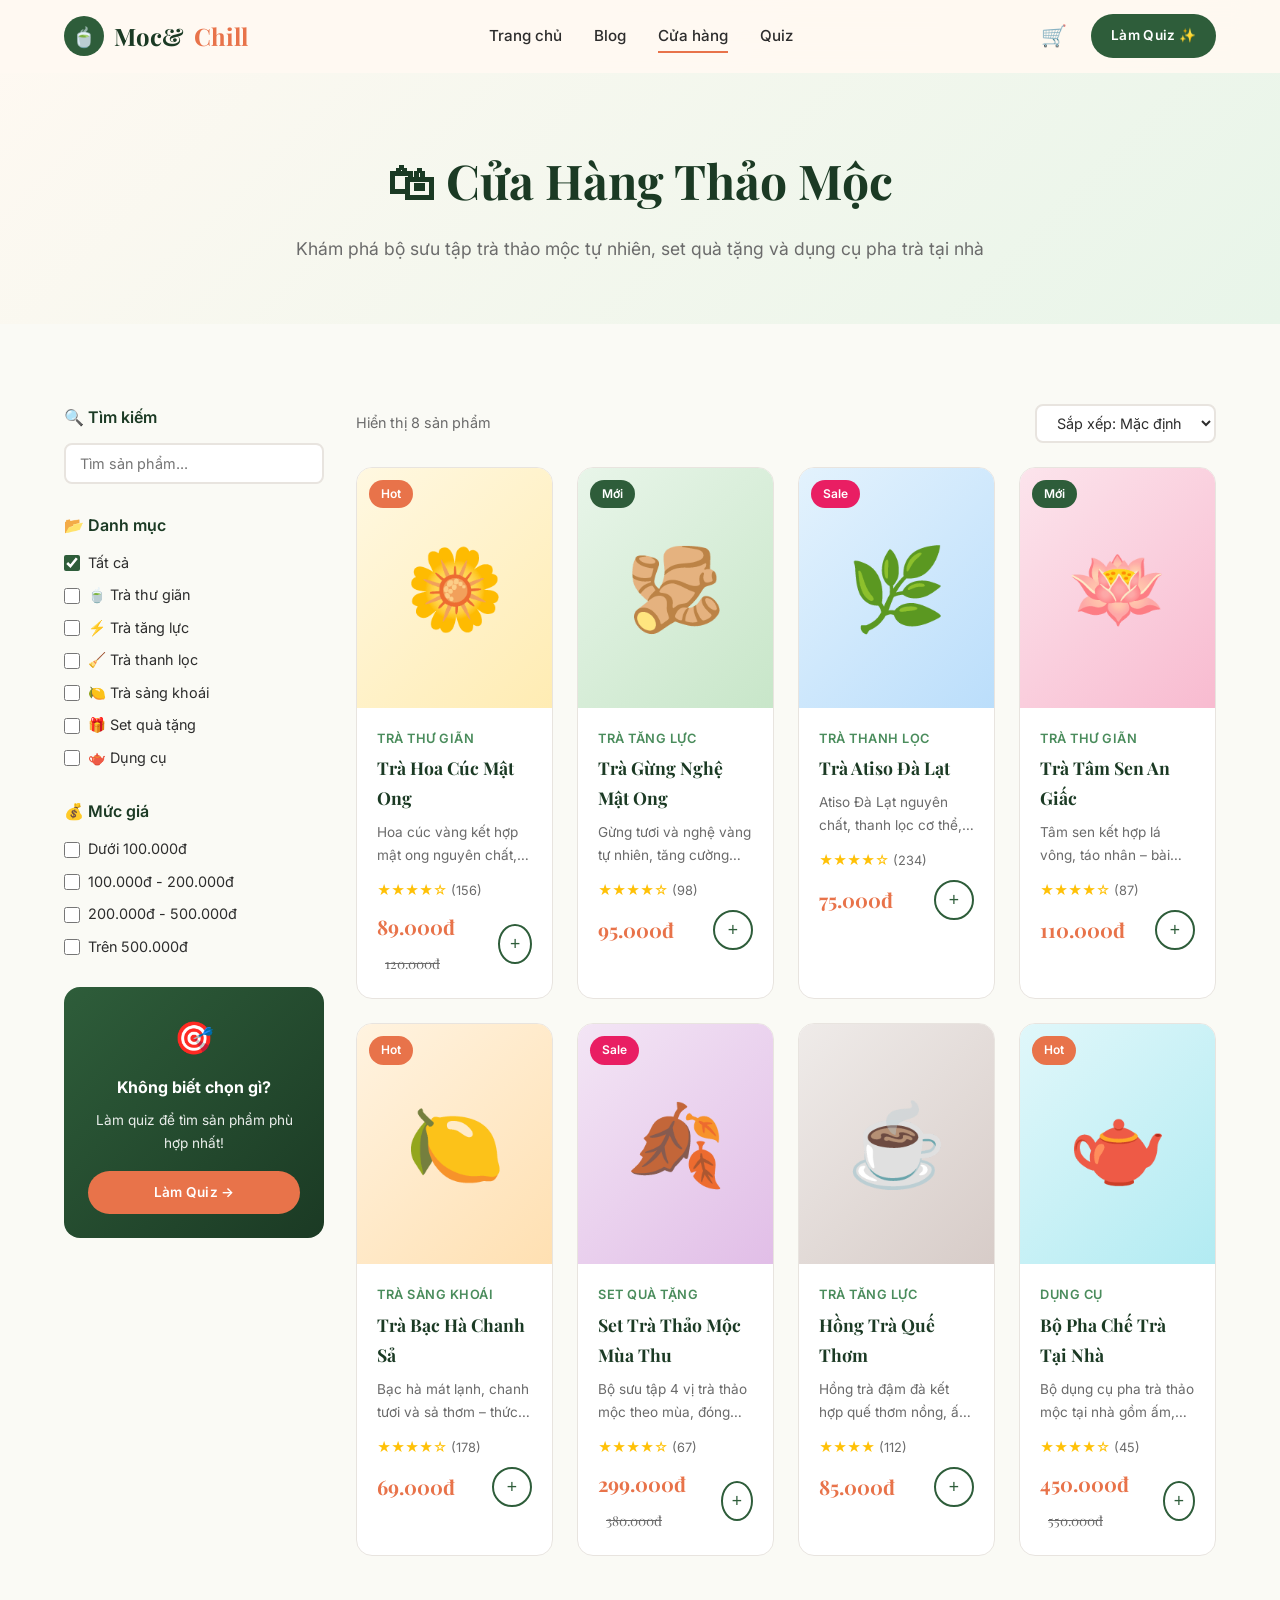
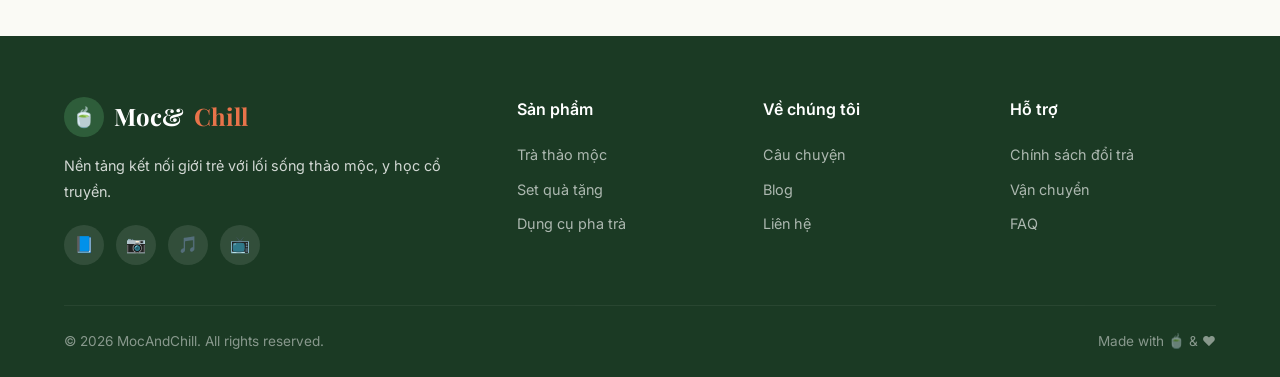
<file: shop.html>
<!DOCTYPE html>
<html lang="vi">
<head>
  <meta charset="UTF-8">
  <meta name="viewport" content="width=device-width, initial-scale=1.0">
  <title>Cửa Hàng – MocAndChill</title>
  <link rel="preconnect" href="https://fonts.googleapis.com">
  <link rel="preconnect" href="https://fonts.gstatic.com" crossorigin>
  <link href="https://fonts.googleapis.com/css2?family=Inter:wght@400;500;600;700&family=Playfair+Display:wght@400;500;600;700&display=swap" rel="stylesheet">
  <link rel="stylesheet" href="css/style.css">
  <link rel="icon" href="data:image/svg+xml,<svg xmlns='http://www.w3.org/2000/svg' viewBox='0 0 100 100'><text y='.9em' font-size='90'>🍵</text></svg>">
</head>
<body>

  <!-- Navigation -->
  <nav class="navbar">
    <div class="container">
      <a href="index.html" class="logo">
        <div class="logo-icon">🍵</div>
        Moc&<span>Chill</span>
      </a>
      <div class="nav-links">
        <a href="index.html">Trang chủ</a>
        <a href="blog.html">Blog</a>
        <a href="shop.html" class="active">Cửa hàng</a>
        <a href="quiz.html">Quiz</a>
      </div>
      <div class="nav-actions">
        <a href="cart.html" class="nav-cart">
          🛒 <span class="cart-badge" data-count="0"></span>
        </a>
        <a href="quiz.html" class="btn btn-primary btn-sm">Làm Quiz ✨</a>
      </div>
      <div class="mobile-toggle" onclick="this.closest('.navbar').querySelector('.nav-links').classList.toggle('active')">
        <span></span><span></span><span></span>
      </div>
    </div>
  </nav>

  <!-- Page Hero -->
  <section class="page-hero">
    <div class="container">
      <h1>🛍 Cửa Hàng Thảo Mộc</h1>
      <p>Khám phá bộ sưu tập trà thảo mộc tự nhiên, set quà tặng và dụng cụ pha trà tại nhà</p>
    </div>
  </section>

  <!-- Shop Content -->
  <section class="section">
    <div class="container">
      <div class="shop-layout">
        <!-- Sidebar -->
        <aside class="shop-sidebar">
          <div class="filter-group">
            <h3>🔍 Tìm kiếm</h3>
            <input type="text" id="shopSearch" placeholder="Tìm sản phẩm..." style="width:100%; padding:10px 14px; border:2px solid var(--border); border-radius:var(--radius-sm); font-family:var(--font-body); outline:none; font-size:0.9rem" onfocus="this.style.borderColor='var(--primary)'" onblur="this.style.borderColor='var(--border)'">
          </div>
          
          <div class="filter-group">
            <h3>📂 Danh mục</h3>
            <label><input type="checkbox" value="all" checked onchange="currentFilter='all'; renderProducts()"> Tất cả</label>
            <label><input type="checkbox" value="Trà thư giãn"> 🍵 Trà thư giãn</label>
            <label><input type="checkbox" value="Trà tăng lực"> ⚡ Trà tăng lực</label>
            <label><input type="checkbox" value="Trà thanh lọc"> 🧹 Trà thanh lọc</label>
            <label><input type="checkbox" value="Trà sảng khoái"> 🍋 Trà sảng khoái</label>
            <label><input type="checkbox" value="Set quà tặng"> 🎁 Set quà tặng</label>
            <label><input type="checkbox" value="Dụng cụ"> 🫖 Dụng cụ</label>
          </div>

          <div class="filter-group">
            <h3>💰 Mức giá</h3>
            <label><input type="checkbox" value="under100" onchange="filterByPrice(this)"> Dưới 100.000đ</label>
            <label><input type="checkbox" value="100to200" onchange="filterByPrice(this)"> 100.000đ - 200.000đ</label>
            <label><input type="checkbox" value="200to500" onchange="filterByPrice(this)"> 200.000đ - 500.000đ</label>
            <label><input type="checkbox" value="above500" onchange="filterByPrice(this)"> Trên 500.000đ</label>
          </div>

          <div style="background:linear-gradient(135deg, var(--primary), var(--primary-dark)); border-radius:var(--radius); padding:24px; color:white; text-align:center">
            <div style="font-size:2rem; margin-bottom:8px">🎯</div>
            <h3 style="font-size:1rem; margin-bottom:8px">Không biết chọn gì?</h3>
            <p style="font-size:0.85rem; opacity:0.9; margin-bottom:16px">Làm quiz để tìm sản phẩm phù hợp nhất!</p>
            <a href="quiz.html" class="btn btn-accent btn-sm" style="width:100%; justify-content:center">Làm Quiz →</a>
          </div>
        </aside>

        <!-- Products -->
        <div>
          <div class="shop-toolbar">
            <span class="results-count">Hiển thị 8 sản phẩm</span>
            <select id="sortSelect">
              <option value="default">Sắp xếp: Mặc định</option>
              <option value="price-low">Giá: Thấp → Cao</option>
              <option value="price-high">Giá: Cao → Thấp</option>
              <option value="rating">Đánh giá cao nhất</option>
              <option value="popular">Phổ biến nhất</option>
            </select>
          </div>
          <div class="products-grid" id="productsGrid"></div>
        </div>
      </div>
    </div>
  </section>

  <!-- Footer -->
  <footer class="footer">
    <div class="container">
      <div class="footer-grid">
        <div class="footer-brand">
          <a href="index.html" class="logo">
            <div class="logo-icon">🍵</div>
            Moc&<span>Chill</span>
          </a>
          <p>Nền tảng kết nối giới trẻ với lối sống thảo mộc, y học cổ truyền.</p>
          <div class="footer-social">
            <a href="#">📘</a>
            <a href="#">📷</a>
            <a href="#">🎵</a>
            <a href="#">📺</a>
          </div>
        </div>
        <div class="footer-col">
          <h4>Sản phẩm</h4>
          <a href="shop.html">Trà thảo mộc</a>
          <a href="shop.html">Set quà tặng</a>
          <a href="shop.html">Dụng cụ pha trà</a>
        </div>
        <div class="footer-col">
          <h4>Về chúng tôi</h4>
          <a href="#">Câu chuyện</a>
          <a href="blog.html">Blog</a>
          <a href="#">Liên hệ</a>
        </div>
        <div class="footer-col">
          <h4>Hỗ trợ</h4>
          <a href="#">Chính sách đổi trả</a>
          <a href="#">Vận chuyển</a>
          <a href="#">FAQ</a>
        </div>
      </div>
      <div class="footer-bottom">
        <span>© 2026 MocAndChill. All rights reserved.</span>
        <span>Made with 🍵 & ❤️</span>
      </div>
    </div>
  </footer>

  <script src="js/main.js"></script>
  <script src="js/shop.js"></script>
  <script>
    function filterByPrice(el) {
      // Simple price filter demo
      if (!el.checked) {
        renderProducts();
        return;
      }
      el.closest('.filter-group').querySelectorAll('input').forEach(cb => {
        if (cb !== el) cb.checked = false;
      });
      renderProducts();
    }
  </script>
</body>
</html>
</file>
<file: css/style.css>
/* ===== CSS VARIABLES & DESIGN TOKENS ===== */
:root {
  --primary: #2E5D3A;
  --primary-light: #4A8C5C;
  --primary-dark: #1B3A24;
  --secondary: #A8D5BA;
  --accent: #E8734A;
  --accent-light: #FF9A76;
  --warm: #F5E6D3;
  --cream: #FFF9F2;
  --bg: #FAFAF5;
  --dark: #1a1a1a;
  --text: #2D2D2D;
  --text-light: #6B6B6B;
  --border: #E8E4DF;
  --shadow: 0 4px 20px rgba(0,0,0,0.08);
  --shadow-hover: 0 8px 30px rgba(0,0,0,0.12);
  --radius: 16px;
  --radius-sm: 8px;
  --transition: all 0.3s cubic-bezier(0.4, 0, 0.2, 1);
  --font-heading: 'Playfair Display', 'Georgia', serif;
  --font-body: 'Inter', 'Segoe UI', sans-serif;
  --max-width: 1200px;
}

/* ===== RESET & BASE ===== */
*, *::before, *::after {
  margin: 0;
  padding: 0;
  box-sizing: border-box;
}

html {
  scroll-behavior: smooth;
  font-size: 16px;
}

body {
  font-family: var(--font-body);
  color: var(--text);
  background: var(--bg);
  line-height: 1.7;
  overflow-x: hidden;
}

a {
  text-decoration: none;
  color: inherit;
  transition: var(--transition);
}

img {
  max-width: 100%;
  display: block;
}

ul { list-style: none; }

.container {
  max-width: var(--max-width);
  margin: 0 auto;
  padding: 0 24px;
}

.section {
  padding: 80px 0;
}

.section-header {
  text-align: center;
  margin-bottom: 48px;
}

.section-header h2 {
  font-family: var(--font-heading);
  font-size: 2.5rem;
  color: var(--primary-dark);
  margin-bottom: 12px;
}

.section-header p {
  color: var(--text-light);
  font-size: 1.1rem;
  max-width: 600px;
  margin: 0 auto;
}

.section-header .leaf-divider {
  display: flex;
  align-items: center;
  justify-content: center;
  gap: 12px;
  margin-top: 16px;
  color: var(--primary-light);
  font-size: 1.2rem;
}

.section-header .leaf-divider::before,
.section-header .leaf-divider::after {
  content: '';
  width: 40px;
  height: 1px;
  background: var(--secondary);
}

/* ===== BUTTONS ===== */
.btn {
  display: inline-flex;
  align-items: center;
  gap: 8px;
  padding: 14px 32px;
  border-radius: 50px;
  font-family: var(--font-body);
  font-size: 0.95rem;
  font-weight: 600;
  cursor: pointer;
  border: none;
  transition: var(--transition);
  letter-spacing: 0.3px;
}

.btn-primary {
  background: var(--primary);
  color: white;
}

.btn-primary:hover {
  background: var(--primary-dark);
  transform: translateY(-2px);
  box-shadow: 0 6px 20px rgba(46,93,58,0.3);
}

.btn-secondary {
  background: transparent;
  color: var(--primary);
  border: 2px solid var(--primary);
}

.btn-secondary:hover {
  background: var(--primary);
  color: white;
}

.btn-accent {
  background: var(--accent);
  color: white;
}

.btn-accent:hover {
  background: #d4623a;
  transform: translateY(-2px);
  box-shadow: 0 6px 20px rgba(232,115,74,0.3);
}

.btn-sm {
  padding: 10px 20px;
  font-size: 0.85rem;
}

/* ===== NAVIGATION ===== */
.navbar {
  position: fixed;
  top: 0;
  left: 0;
  right: 0;
  z-index: 1000;
  background: rgba(255,249,242,0.95);
  backdrop-filter: blur(20px);
  border-bottom: 1px solid transparent;
  transition: var(--transition);
  padding: 0 24px;
}

.navbar.scrolled {
  border-bottom: 1px solid var(--border);
  box-shadow: 0 2px 20px rgba(0,0,0,0.05);
}

.navbar .container {
  display: flex;
  align-items: center;
  justify-content: space-between;
  height: 72px;
}

.logo {
  display: flex;
  align-items: center;
  gap: 10px;
  font-family: var(--font-heading);
  font-size: 1.5rem;
  font-weight: 700;
  color: var(--primary-dark);
}

.logo .logo-icon {
  width: 40px;
  height: 40px;
  background: var(--primary);
  border-radius: 50%;
  display: flex;
  align-items: center;
  justify-content: center;
  font-size: 1.2rem;
}

.logo span {
  color: var(--accent);
}

.nav-links {
  display: flex;
  align-items: center;
  gap: 32px;
}

.nav-links a {
  font-weight: 500;
  color: var(--text);
  position: relative;
  font-size: 0.95rem;
}

.nav-links a::after {
  content: '';
  position: absolute;
  bottom: -4px;
  left: 0;
  width: 0;
  height: 2px;
  background: var(--accent);
  transition: var(--transition);
}

.nav-links a:hover::after,
.nav-links a.active::after {
  width: 100%;
}

.nav-links a:hover {
  color: var(--primary);
}

.nav-actions {
  display: flex;
  align-items: center;
  gap: 16px;
}

.nav-cart {
  position: relative;
  font-size: 1.3rem;
  color: var(--text);
  cursor: pointer;
  padding: 8px;
}

.nav-cart:hover {
  color: var(--primary);
}

.cart-badge {
  position: absolute;
  top: 0;
  right: 0;
  background: var(--accent);
  color: white;
  font-size: 0.7rem;
  font-weight: 700;
  width: 18px;
  height: 18px;
  border-radius: 50%;
  display: flex;
  align-items: center;
  justify-content: center;
}

.cart-badge:empty,
.cart-badge[data-count="0"] {
  display: none;
}

.mobile-toggle {
  display: none;
  flex-direction: column;
  gap: 5px;
  cursor: pointer;
  padding: 8px;
}

.mobile-toggle span {
  width: 24px;
  height: 2px;
  background: var(--text);
  transition: var(--transition);
  border-radius: 2px;
}

/* ===== HERO SECTION ===== */
.hero {
  min-height: 100vh;
  display: flex;
  align-items: center;
  position: relative;
  overflow: hidden;
  background: linear-gradient(135deg, var(--cream) 0%, #E8F5E9 50%, var(--warm) 100%);
  padding-top: 72px;
}

.hero::before {
  content: '';
  position: absolute;
  top: -50%;
  right: -20%;
  width: 800px;
  height: 800px;
  background: radial-gradient(circle, rgba(168,213,186,0.3) 0%, transparent 70%);
  border-radius: 50%;
  animation: float 8s ease-in-out infinite;
}

.hero::after {
  content: '';
  position: absolute;
  bottom: -30%;
  left: -10%;
  width: 600px;
  height: 600px;
  background: radial-gradient(circle, rgba(232,115,74,0.1) 0%, transparent 70%);
  border-radius: 50%;
  animation: float 10s ease-in-out infinite reverse;
}

@keyframes float {
  0%, 100% { transform: translate(0, 0); }
  50% { transform: translate(30px, -30px); }
}

.hero .container {
  display: grid;
  grid-template-columns: 1fr 1fr;
  gap: 60px;
  align-items: center;
  position: relative;
  z-index: 1;
}

.hero-content {
  max-width: 560px;
}

.hero-badge {
  display: inline-flex;
  align-items: center;
  gap: 8px;
  background: rgba(46,93,58,0.1);
  color: var(--primary);
  padding: 8px 16px;
  border-radius: 50px;
  font-size: 0.85rem;
  font-weight: 600;
  margin-bottom: 24px;
}

.hero-content h1 {
  font-family: var(--font-heading);
  font-size: 3.5rem;
  line-height: 1.15;
  color: var(--primary-dark);
  margin-bottom: 20px;
}

.hero-content h1 .highlight {
  color: var(--accent);
  position: relative;
}

.hero-content h1 .highlight::after {
  content: '';
  position: absolute;
  bottom: 4px;
  left: 0;
  width: 100%;
  height: 8px;
  background: rgba(232,115,74,0.2);
  border-radius: 4px;
  z-index: -1;
}

.hero-content p {
  font-size: 1.15rem;
  color: var(--text-light);
  margin-bottom: 32px;
  line-height: 1.8;
}

.hero-buttons {
  display: flex;
  gap: 16px;
  flex-wrap: wrap;
}

.hero-stats {
  display: flex;
  gap: 40px;
  margin-top: 48px;
  padding-top: 32px;
  border-top: 1px solid var(--border);
}

.hero-stat h3 {
  font-family: var(--font-heading);
  font-size: 2rem;
  color: var(--primary);
}

.hero-stat p {
  font-size: 0.85rem;
  color: var(--text-light);
  margin-bottom: 0;
}

.hero-visual {
  position: relative;
  display: flex;
  justify-content: center;
  align-items: center;
}

.hero-image-wrapper {
  position: relative;
  width: 480px;
  height: 480px;
}

.hero-image-main {
  width: 100%;
  height: 100%;
  border-radius: 50%;
  background: linear-gradient(135deg, var(--secondary) 0%, var(--primary-light) 100%);
  display: flex;
  align-items: center;
  justify-content: center;
  font-size: 12rem;
  overflow: hidden;
  box-shadow: 0 20px 60px rgba(46,93,58,0.2);
}

.floating-card {
  position: absolute;
  background: white;
  border-radius: var(--radius);
  padding: 16px 20px;
  box-shadow: var(--shadow);
  display: flex;
  align-items: center;
  gap: 12px;
  animation: floatCard 4s ease-in-out infinite;
}

.floating-card:nth-child(2) {
  top: 10%;
  right: -20px;
  animation-delay: -1s;
}

.floating-card:nth-child(3) {
  bottom: 15%;
  left: -30px;
  animation-delay: -2s;
}

.floating-card:nth-child(4) {
  bottom: 5%;
  right: 10%;
  animation-delay: -0.5s;
}

.floating-card .card-icon {
  width: 44px;
  height: 44px;
  border-radius: 12px;
  display: flex;
  align-items: center;
  justify-content: center;
  font-size: 1.3rem;
}

.floating-card .card-icon.green { background: #E8F5E9; }
.floating-card .card-icon.orange { background: #FFF3E0; }
.floating-card .card-icon.purple { background: #F3E5F5; }

.floating-card .card-text h4 {
  font-size: 0.85rem;
  font-weight: 600;
}

.floating-card .card-text p {
  font-size: 0.75rem;
  color: var(--text-light);
  margin: 0;
}

@keyframes floatCard {
  0%, 100% { transform: translateY(0); }
  50% { transform: translateY(-10px); }
}

/* ===== FEATURED CATEGORIES ===== */
.categories {
  background: white;
}

.categories-grid {
  display: grid;
  grid-template-columns: repeat(4, 1fr);
  gap: 24px;
}

.category-card {
  text-align: center;
  padding: 40px 24px;
  border-radius: var(--radius);
  background: var(--bg);
  transition: var(--transition);
  cursor: pointer;
}

.category-card:hover {
  transform: translateY(-8px);
  box-shadow: var(--shadow-hover);
  background: white;
}

.category-card .cat-icon {
  width: 80px;
  height: 80px;
  border-radius: 50%;
  display: flex;
  align-items: center;
  justify-content: center;
  margin: 0 auto 16px;
  font-size: 2rem;
  transition: var(--transition);
}

.category-card:nth-child(1) .cat-icon { background: #E8F5E9; }
.category-card:nth-child(2) .cat-icon { background: #FFF3E0; }
.category-card:nth-child(3) .cat-icon { background: #E3F2FD; }
.category-card:nth-child(4) .cat-icon { background: #FCE4EC; }

.category-card:hover .cat-icon {
  transform: scale(1.1);
}

.category-card h3 {
  font-family: var(--font-heading);
  font-size: 1.15rem;
  margin-bottom: 8px;
  color: var(--primary-dark);
}

.category-card p {
  font-size: 0.9rem;
  color: var(--text-light);
}

/* ===== PRODUCT CARDS ===== */
.products-grid {
  display: grid;
  grid-template-columns: repeat(4, 1fr);
  gap: 24px;
}

.product-card {
  background: white;
  border-radius: var(--radius);
  overflow: hidden;
  transition: var(--transition);
  border: 1px solid var(--border);
}

.product-card:hover {
  transform: translateY(-6px);
  box-shadow: var(--shadow-hover);
  border-color: transparent;
}

.product-image {
  position: relative;
  height: 240px;
  background: linear-gradient(135deg, #E8F5E9, #C8E6C9);
  display: flex;
  align-items: center;
  justify-content: center;
  font-size: 5rem;
  overflow: hidden;
}

.product-image .product-badge {
  position: absolute;
  top: 12px;
  left: 12px;
  padding: 4px 12px;
  border-radius: 50px;
  font-size: 0.75rem;
  font-weight: 600;
  color: white;
}

.product-badge.new { background: var(--primary); }
.product-badge.hot { background: var(--accent); }
.product-badge.sale { background: #E91E63; }

.product-image .quick-actions {
  position: absolute;
  top: 12px;
  right: 12px;
  display: flex;
  flex-direction: column;
  gap: 8px;
  opacity: 0;
  transform: translateX(10px);
  transition: var(--transition);
}

.product-card:hover .quick-actions {
  opacity: 1;
  transform: translateX(0);
}

.quick-actions button {
  width: 36px;
  height: 36px;
  border-radius: 50%;
  border: none;
  background: white;
  cursor: pointer;
  display: flex;
  align-items: center;
  justify-content: center;
  box-shadow: 0 2px 8px rgba(0,0,0,0.1);
  transition: var(--transition);
}

.quick-actions button:hover {
  background: var(--primary);
  color: white;
}

.product-info {
  padding: 20px;
}

.product-info .product-category {
  font-size: 0.8rem;
  color: var(--primary-light);
  font-weight: 600;
  text-transform: uppercase;
  letter-spacing: 0.5px;
  margin-bottom: 4px;
}

.product-info h3 {
  font-family: var(--font-heading);
  font-size: 1.1rem;
  margin-bottom: 8px;
  color: var(--primary-dark);
}

.product-info .product-desc {
  font-size: 0.85rem;
  color: var(--text-light);
  margin-bottom: 12px;
  display: -webkit-box;
  -webkit-line-clamp: 2;
  -webkit-box-orient: vertical;
  overflow: hidden;
}

.product-info .product-bottom {
  display: flex;
  align-items: center;
  justify-content: space-between;
}

.product-price {
  font-family: var(--font-heading);
  font-size: 1.25rem;
  color: var(--accent);
  font-weight: 700;
}

.product-price .old-price {
  font-size: 0.85rem;
  color: var(--text-light);
  text-decoration: line-through;
  margin-left: 8px;
  font-weight: 400;
}

.product-rating {
  display: flex;
  align-items: center;
  gap: 4px;
  color: #FFC107;
  font-size: 0.85rem;
}

.product-rating span {
  color: var(--text-light);
  font-size: 0.8rem;
}

.add-to-cart-btn {
  width: 40px;
  height: 40px;
  border-radius: 50%;
  border: 2px solid var(--primary);
  background: transparent;
  color: var(--primary);
  cursor: pointer;
  display: flex;
  align-items: center;
  justify-content: center;
  transition: var(--transition);
  font-size: 1.1rem;
}

.add-to-cart-btn:hover {
  background: var(--primary);
  color: white;
}

/* ===== QUIZ TEASER ===== */
.quiz-teaser {
  background: linear-gradient(135deg, var(--primary) 0%, var(--primary-dark) 100%);
  color: white;
  position: relative;
  overflow: hidden;
}

.quiz-teaser::before {
  content: '🍃';
  position: absolute;
  font-size: 15rem;
  opacity: 0.05;
  top: -20%;
  right: -5%;
  transform: rotate(30deg);
}

.quiz-teaser .container {
  display: grid;
  grid-template-columns: 1fr 1fr;
  gap: 60px;
  align-items: center;
}

.quiz-teaser-content h2 {
  font-family: var(--font-heading);
  font-size: 2.5rem;
  margin-bottom: 16px;
}

.quiz-teaser-content p {
  font-size: 1.1rem;
  opacity: 0.9;
  margin-bottom: 32px;
  line-height: 1.8;
}

.quiz-preview {
  background: rgba(255,255,255,0.1);
  backdrop-filter: blur(10px);
  border-radius: var(--radius);
  padding: 32px;
  border: 1px solid rgba(255,255,255,0.15);
}

.quiz-preview h3 {
  font-family: var(--font-heading);
  font-size: 1.3rem;
  margin-bottom: 20px;
  text-align: center;
}

.quiz-preview .quiz-option {
  display: flex;
  align-items: center;
  gap: 12px;
  padding: 14px 20px;
  background: rgba(255,255,255,0.08);
  border-radius: var(--radius-sm);
  margin-bottom: 10px;
  cursor: pointer;
  transition: var(--transition);
  border: 1px solid rgba(255,255,255,0.1);
}

.quiz-preview .quiz-option:hover {
  background: rgba(255,255,255,0.2);
  transform: translateX(4px);
}

.quiz-preview .quiz-option .option-emoji {
  font-size: 1.5rem;
}

.quiz-preview .quiz-option .option-text {
  font-weight: 500;
}

/* ===== BLOG SECTION ===== */
.blog-grid {
  display: grid;
  grid-template-columns: repeat(3, 1fr);
  gap: 24px;
}

.blog-card {
  background: white;
  border-radius: var(--radius);
  overflow: hidden;
  transition: var(--transition);
  border: 1px solid var(--border);
}

.blog-card:hover {
  transform: translateY(-6px);
  box-shadow: var(--shadow-hover);
  border-color: transparent;
}

.blog-card-image {
  height: 200px;
  background: linear-gradient(135deg, var(--warm), var(--secondary));
  display: flex;
  align-items: center;
  justify-content: center;
  font-size: 4rem;
  position: relative;
}

.blog-card-image .blog-tag {
  position: absolute;
  bottom: 12px;
  left: 12px;
  background: var(--primary);
  color: white;
  padding: 4px 12px;
  border-radius: 50px;
  font-size: 0.75rem;
  font-weight: 600;
}

.blog-card-content {
  padding: 24px;
}

.blog-card-content .blog-meta {
  display: flex;
  align-items: center;
  gap: 16px;
  font-size: 0.8rem;
  color: var(--text-light);
  margin-bottom: 12px;
}

.blog-card-content h3 {
  font-family: var(--font-heading);
  font-size: 1.15rem;
  margin-bottom: 8px;
  color: var(--primary-dark);
  line-height: 1.5;
}

.blog-card-content p {
  font-size: 0.9rem;
  color: var(--text-light);
  display: -webkit-box;
  -webkit-line-clamp: 3;
  -webkit-box-orient: vertical;
  overflow: hidden;
  margin-bottom: 16px;
}

.blog-card-content .read-more {
  color: var(--accent);
  font-weight: 600;
  font-size: 0.9rem;
  display: inline-flex;
  align-items: center;
  gap: 4px;
}

.blog-card-content .read-more:hover {
  gap: 8px;
}

/* ===== NEWSLETTER ===== */
.newsletter {
  background: var(--warm);
}

.newsletter .container {
  text-align: center;
  max-width: 600px;
}

.newsletter h2 {
  font-family: var(--font-heading);
  font-size: 2rem;
  color: var(--primary-dark);
  margin-bottom: 12px;
}

.newsletter p {
  color: var(--text-light);
  margin-bottom: 32px;
}

.newsletter-form {
  display: flex;
  gap: 12px;
  max-width: 480px;
  margin: 0 auto;
}

.newsletter-form input {
  flex: 1;
  padding: 14px 20px;
  border: 2px solid var(--border);
  border-radius: 50px;
  font-family: var(--font-body);
  font-size: 0.95rem;
  background: white;
  outline: none;
  transition: var(--transition);
}

.newsletter-form input:focus {
  border-color: var(--primary);
}

/* ===== FOOTER ===== */
.footer {
  background: var(--primary-dark);
  color: rgba(255,255,255,0.8);
  padding: 60px 0 24px;
}

.footer-grid {
  display: grid;
  grid-template-columns: 2fr 1fr 1fr 1fr;
  gap: 40px;
  margin-bottom: 40px;
}

.footer-brand .logo {
  color: white;
  margin-bottom: 16px;
}

.footer-brand p {
  font-size: 0.9rem;
  line-height: 1.8;
  margin-bottom: 20px;
}

.footer-social {
  display: flex;
  gap: 12px;
}

.footer-social a {
  width: 40px;
  height: 40px;
  border-radius: 50%;
  background: rgba(255,255,255,0.1);
  display: flex;
  align-items: center;
  justify-content: center;
  color: white;
  transition: var(--transition);
}

.footer-social a:hover {
  background: var(--accent);
  transform: translateY(-3px);
}

.footer-col h4 {
  color: white;
  font-size: 1rem;
  margin-bottom: 20px;
  font-weight: 600;
}

.footer-col a {
  display: block;
  font-size: 0.9rem;
  margin-bottom: 10px;
  opacity: 0.8;
}

.footer-col a:hover {
  opacity: 1;
  color: var(--accent-light);
  transform: translateX(4px);
}

.footer-bottom {
  border-top: 1px solid rgba(255,255,255,0.1);
  padding-top: 24px;
  display: flex;
  justify-content: space-between;
  align-items: center;
  font-size: 0.85rem;
  opacity: 0.6;
}

/* ===== SHOP PAGE ===== */
.page-hero {
  padding: 140px 0 60px;
  background: linear-gradient(135deg, var(--cream) 0%, #E8F5E9 100%);
  text-align: center;
}

.page-hero h1 {
  font-family: var(--font-heading);
  font-size: 3rem;
  color: var(--primary-dark);
  margin-bottom: 12px;
}

.page-hero p {
  color: var(--text-light);
  font-size: 1.1rem;
}

.shop-layout {
  display: grid;
  grid-template-columns: 260px 1fr;
  gap: 32px;
}

.shop-sidebar {
  position: sticky;
  top: 96px;
  height: fit-content;
}

.filter-group {
  margin-bottom: 28px;
}

.filter-group h3 {
  font-size: 1rem;
  font-weight: 600;
  margin-bottom: 12px;
  color: var(--primary-dark);
}

.filter-group label {
  display: flex;
  align-items: center;
  gap: 8px;
  margin-bottom: 8px;
  cursor: pointer;
  font-size: 0.9rem;
  color: var(--text);
}

.filter-group input[type="checkbox"] {
  accent-color: var(--primary);
  width: 16px;
  height: 16px;
}

.price-range {
  width: 100%;
  accent-color: var(--primary);
}

.shop-toolbar {
  display: flex;
  justify-content: space-between;
  align-items: center;
  margin-bottom: 24px;
}

.shop-toolbar .results-count {
  font-size: 0.9rem;
  color: var(--text-light);
}

.shop-toolbar select {
  padding: 8px 16px;
  border: 2px solid var(--border);
  border-radius: var(--radius-sm);
  font-family: var(--font-body);
  font-size: 0.9rem;
  background: white;
  color: var(--text);
  outline: none;
  cursor: pointer;
}

/* ===== PRODUCT DETAIL PAGE ===== */
.product-detail {
  padding-top: 100px;
}

.product-detail-grid {
  display: grid;
  grid-template-columns: 1fr 1fr;
  gap: 60px;
  align-items: start;
}

.product-gallery {
  position: sticky;
  top: 96px;
}

.product-gallery-main {
  height: 500px;
  border-radius: var(--radius);
  background: linear-gradient(135deg, #E8F5E9, #C8E6C9);
  display: flex;
  align-items: center;
  justify-content: center;
  font-size: 10rem;
  margin-bottom: 16px;
}

.product-gallery-thumbs {
  display: flex;
  gap: 12px;
}

.product-gallery-thumbs .thumb {
  width: 80px;
  height: 80px;
  border-radius: var(--radius-sm);
  background: var(--warm);
  display: flex;
  align-items: center;
  justify-content: center;
  font-size: 2rem;
  border: 2px solid transparent;
  cursor: pointer;
  transition: var(--transition);
}

.product-gallery-thumbs .thumb:hover,
.product-gallery-thumbs .thumb.active {
  border-color: var(--primary);
}

.product-detail-info h1 {
  font-family: var(--font-heading);
  font-size: 2.2rem;
  color: var(--primary-dark);
  margin-bottom: 12px;
}

.product-detail-info .detail-rating {
  display: flex;
  align-items: center;
  gap: 8px;
  margin-bottom: 16px;
  color: #FFC107;
}

.product-detail-info .detail-rating span {
  color: var(--text-light);
  font-size: 0.9rem;
}

.product-detail-info .detail-price {
  font-family: var(--font-heading);
  font-size: 2rem;
  color: var(--accent);
  font-weight: 700;
  margin-bottom: 20px;
}

.product-detail-info .detail-desc {
  color: var(--text-light);
  line-height: 1.8;
  margin-bottom: 24px;
}

.detail-options {
  margin-bottom: 24px;
}

.detail-options h4 {
  font-size: 0.9rem;
  font-weight: 600;
  margin-bottom: 10px;
}

.size-options {
  display: flex;
  gap: 10px;
}

.size-options button {
  padding: 10px 20px;
  border: 2px solid var(--border);
  border-radius: var(--radius-sm);
  background: white;
  cursor: pointer;
  font-family: var(--font-body);
  font-weight: 500;
  transition: var(--transition);
}

.size-options button:hover,
.size-options button.active {
  border-color: var(--primary);
  background: var(--primary);
  color: white;
}

.quantity-selector {
  display: flex;
  align-items: center;
  gap: 0;
  margin-bottom: 24px;
}

.quantity-selector button {
  width: 44px;
  height: 44px;
  border: 2px solid var(--border);
  background: white;
  cursor: pointer;
  font-size: 1.2rem;
  transition: var(--transition);
}

.quantity-selector button:first-child {
  border-radius: var(--radius-sm) 0 0 var(--radius-sm);
}

.quantity-selector button:last-child {
  border-radius: 0 var(--radius-sm) var(--radius-sm) 0;
}

.quantity-selector button:hover {
  background: var(--primary);
  color: white;
  border-color: var(--primary);
}

.quantity-selector input {
  width: 60px;
  height: 44px;
  border: 2px solid var(--border);
  border-left: none;
  border-right: none;
  text-align: center;
  font-family: var(--font-body);
  font-weight: 600;
  font-size: 1rem;
  outline: none;
}

.detail-actions {
  display: flex;
  gap: 12px;
  margin-bottom: 32px;
}

.detail-features {
  display: grid;
  grid-template-columns: repeat(3, 1fr);
  gap: 16px;
  padding-top: 24px;
  border-top: 1px solid var(--border);
}

.detail-feature {
  text-align: center;
  padding: 16px;
}

.detail-feature .feature-icon {
  font-size: 1.5rem;
  margin-bottom: 8px;
}

.detail-feature p {
  font-size: 0.8rem;
  color: var(--text-light);
}

/* ===== PRODUCT TABS ===== */
.product-tabs {
  margin-top: 60px;
}

.tabs-header {
  display: flex;
  border-bottom: 2px solid var(--border);
  margin-bottom: 32px;
}

.tabs-header button {
  padding: 12px 32px;
  border: none;
  background: none;
  font-family: var(--font-body);
  font-weight: 600;
  color: var(--text-light);
  cursor: pointer;
  position: relative;
  transition: var(--transition);
}

.tabs-header button.active {
  color: var(--primary);
}

.tabs-header button.active::after {
  content: '';
  position: absolute;
  bottom: -2px;
  left: 0;
  width: 100%;
  height: 2px;
  background: var(--primary);
}

.tab-content {
  display: none;
  line-height: 1.8;
  color: var(--text-light);
}

.tab-content.active {
  display: block;
}

/* ===== QUIZ PAGE ===== */
.quiz-container {
  max-width: 700px;
  margin: 0 auto;
  padding-top: 120px;
  padding-bottom: 80px;
  min-height: 100vh;
}

.quiz-progress {
  display: flex;
  gap: 8px;
  margin-bottom: 40px;
}

.quiz-progress .progress-step {
  flex: 1;
  height: 4px;
  border-radius: 2px;
  background: var(--border);
  transition: var(--transition);
}

.quiz-progress .progress-step.active {
  background: var(--primary);
}

.quiz-progress .progress-step.completed {
  background: var(--accent);
}

.quiz-step {
  display: none;
  text-align: center;
}

.quiz-step.active {
  display: block;
  animation: fadeInUp 0.5s ease;
}

@keyframes fadeInUp {
  from { opacity: 0; transform: translateY(20px); }
  to { opacity: 1; transform: translateY(0); }
}

.quiz-step .quiz-emoji {
  font-size: 4rem;
  margin-bottom: 20px;
}

.quiz-step h2 {
  font-family: var(--font-heading);
  font-size: 2rem;
  color: var(--primary-dark);
  margin-bottom: 12px;
}

.quiz-step p {
  color: var(--text-light);
  margin-bottom: 32px;
}

.quiz-options {
  display: grid;
  grid-template-columns: repeat(2, 1fr);
  gap: 16px;
  max-width: 560px;
  margin: 0 auto;
}

.quiz-option-card {
  padding: 24px;
  border: 2px solid var(--border);
  border-radius: var(--radius);
  cursor: pointer;
  transition: var(--transition);
  background: white;
  text-align: center;
}

.quiz-option-card:hover {
  border-color: var(--primary);
  transform: translateY(-4px);
  box-shadow: var(--shadow);
}

.quiz-option-card.selected {
  border-color: var(--primary);
  background: #E8F5E9;
}

.quiz-option-card .option-icon {
  font-size: 2.5rem;
  margin-bottom: 8px;
}

.quiz-option-card h4 {
  font-size: 1rem;
  margin-bottom: 4px;
}

.quiz-option-card p {
  font-size: 0.8rem;
  color: var(--text-light);
  margin-bottom: 0;
}

.quiz-nav {
  display: flex;
  justify-content: center;
  gap: 16px;
  margin-top: 40px;
}

/* Quiz Result */
.quiz-result {
  display: none;
  text-align: center;
}

.quiz-result.active {
  display: block;
  animation: fadeInUp 0.5s ease;
}

.quiz-result-card {
  background: white;
  border-radius: var(--radius);
  padding: 40px;
  box-shadow: var(--shadow);
  max-width: 500px;
  margin: 0 auto 40px;
}

.quiz-result-card .result-emoji {
  font-size: 5rem;
  margin-bottom: 16px;
}

.quiz-result-card h2 {
  font-family: var(--font-heading);
  font-size: 1.8rem;
  color: var(--primary-dark);
  margin-bottom: 12px;
}

.quiz-result-card p {
  color: var(--text-light);
  line-height: 1.8;
}

.recommended-products h3 {
  font-family: var(--font-heading);
  font-size: 1.5rem;
  margin-bottom: 24px;
}

/* ===== BLOG PAGE ===== */
.blog-page-grid {
  display: grid;
  grid-template-columns: 2fr 1fr;
  gap: 40px;
}

.blog-featured {
  background: white;
  border-radius: var(--radius);
  overflow: hidden;
  border: 1px solid var(--border);
  margin-bottom: 32px;
}

.blog-featured-image {
  height: 360px;
  background: linear-gradient(135deg, var(--secondary), var(--primary-light));
  display: flex;
  align-items: center;
  justify-content: center;
  font-size: 8rem;
}

.blog-featured-content {
  padding: 32px;
}

.blog-featured-content h2 {
  font-family: var(--font-heading);
  font-size: 1.8rem;
  margin-bottom: 12px;
  color: var(--primary-dark);
}

.blog-sidebar-widget {
  background: white;
  border-radius: var(--radius);
  padding: 24px;
  margin-bottom: 24px;
  border: 1px solid var(--border);
}

.blog-sidebar-widget h3 {
  font-family: var(--font-heading);
  font-size: 1.15rem;
  margin-bottom: 16px;
  color: var(--primary-dark);
  padding-bottom: 12px;
  border-bottom: 2px solid var(--secondary);
}

.blog-sidebar-widget .tag-list {
  display: flex;
  flex-wrap: wrap;
  gap: 8px;
}

.blog-sidebar-widget .tag-list a {
  padding: 6px 14px;
  background: var(--bg);
  border-radius: 50px;
  font-size: 0.8rem;
  color: var(--text);
  transition: var(--transition);
}

.blog-sidebar-widget .tag-list a:hover {
  background: var(--primary);
  color: white;
}

.popular-post {
  display: flex;
  gap: 12px;
  margin-bottom: 16px;
  padding-bottom: 16px;
  border-bottom: 1px solid var(--border);
}

.popular-post:last-child {
  border-bottom: none;
  margin-bottom: 0;
  padding-bottom: 0;
}

.popular-post .post-thumb {
  width: 80px;
  height: 70px;
  border-radius: var(--radius-sm);
  background: var(--warm);
  display: flex;
  align-items: center;
  justify-content: center;
  font-size: 1.5rem;
  flex-shrink: 0;
}

.popular-post h4 {
  font-size: 0.9rem;
  margin-bottom: 4px;
  line-height: 1.4;
}

.popular-post .post-date {
  font-size: 0.8rem;
  color: var(--text-light);
}

/* ===== CART PAGE ===== */
.cart-layout {
  display: grid;
  grid-template-columns: 1fr 380px;
  gap: 40px;
}

.cart-items {
  background: white;
  border-radius: var(--radius);
  border: 1px solid var(--border);
  overflow: hidden;
}

.cart-header {
  display: grid;
  grid-template-columns: 2fr 1fr 1fr 1fr 40px;
  gap: 16px;
  padding: 16px 24px;
  background: var(--bg);
  font-weight: 600;
  font-size: 0.85rem;
  color: var(--text-light);
  text-transform: uppercase;
  letter-spacing: 0.5px;
}

.cart-item {
  display: grid;
  grid-template-columns: 2fr 1fr 1fr 1fr 40px;
  gap: 16px;
  padding: 20px 24px;
  align-items: center;
  border-bottom: 1px solid var(--border);
}

.cart-item:last-child {
  border-bottom: none;
}

.cart-item-info {
  display: flex;
  align-items: center;
  gap: 16px;
}

.cart-item-thumb {
  width: 80px;
  height: 80px;
  border-radius: var(--radius-sm);
  background: linear-gradient(135deg, #E8F5E9, #C8E6C9);
  display: flex;
  align-items: center;
  justify-content: center;
  font-size: 2rem;
  flex-shrink: 0;
}

.cart-item-info h4 {
  font-size: 0.95rem;
  margin-bottom: 4px;
}

.cart-item-info p {
  font-size: 0.8rem;
  color: var(--text-light);
}

.cart-item .item-qty {
  display: flex;
  align-items: center;
  gap: 0;
}

.cart-item .item-qty button {
  width: 32px;
  height: 32px;
  border: 1px solid var(--border);
  background: white;
  cursor: pointer;
  transition: var(--transition);
}

.cart-item .item-qty button:hover {
  background: var(--primary);
  color: white;
  border-color: var(--primary);
}

.cart-item .item-qty input {
  width: 40px;
  height: 32px;
  border: 1px solid var(--border);
  border-left: none;
  border-right: none;
  text-align: center;
  font-weight: 600;
  font-size: 0.85rem;
}

.cart-item .item-price,
.cart-item .item-total {
  font-weight: 600;
  color: var(--primary-dark);
}

.cart-item .item-total {
  color: var(--accent);
}

.cart-item .remove-item {
  border: none;
  background: none;
  color: var(--text-light);
  cursor: pointer;
  font-size: 1.1rem;
  transition: var(--transition);
  padding: 4px;
}

.cart-item .remove-item:hover {
  color: #E91E63;
}

.cart-summary {
  background: white;
  border-radius: var(--radius);
  border: 1px solid var(--border);
  padding: 32px;
  height: fit-content;
  position: sticky;
  top: 96px;
}

.cart-summary h3 {
  font-family: var(--font-heading);
  font-size: 1.3rem;
  margin-bottom: 24px;
  color: var(--primary-dark);
}

.summary-row {
  display: flex;
  justify-content: space-between;
  margin-bottom: 12px;
  font-size: 0.95rem;
  color: var(--text-light);
}

.summary-row.total {
  font-size: 1.2rem;
  font-weight: 700;
  color: var(--primary-dark);
  padding-top: 16px;
  margin-top: 16px;
  border-top: 2px solid var(--border);
}

.summary-row.total span:last-child {
  color: var(--accent);
}

.promo-code {
  display: flex;
  gap: 8px;
  margin: 20px 0;
}

.promo-code input {
  flex: 1;
  padding: 10px 16px;
  border: 2px solid var(--border);
  border-radius: var(--radius-sm);
  font-family: var(--font-body);
  outline: none;
}

.promo-code input:focus {
  border-color: var(--primary);
}

.cart-summary .btn-primary {
  width: 100%;
  justify-content: center;
  margin-top: 16px;
}

.empty-cart {
  text-align: center;
  padding: 80px 24px;
}

.empty-cart .empty-icon {
  font-size: 5rem;
  margin-bottom: 20px;
}

.empty-cart h2 {
  font-family: var(--font-heading);
  font-size: 1.5rem;
  margin-bottom: 12px;
}

.empty-cart p {
  color: var(--text-light);
  margin-bottom: 24px;
}

/* ===== TOAST NOTIFICATION ===== */
.toast {
  position: fixed;
  bottom: 24px;
  right: 24px;
  background: var(--primary);
  color: white;
  padding: 16px 24px;
  border-radius: var(--radius-sm);
  box-shadow: var(--shadow-hover);
  display: flex;
  align-items: center;
  gap: 12px;
  z-index: 9999;
  transform: translateY(100px);
  opacity: 0;
  transition: var(--transition);
}

.toast.show {
  transform: translateY(0);
  opacity: 1;
}

.toast .toast-icon {
  font-size: 1.3rem;
}

/* ===== ANIMATIONS ===== */
.fade-in {
  opacity: 0;
  transform: translateY(20px);
  transition: opacity 0.6s ease, transform 0.6s ease;
}

.fade-in.visible {
  opacity: 1;
  transform: translateY(0);
}

/* ===== RESPONSIVE ===== */
@media (max-width: 1024px) {
  .hero .container {
    grid-template-columns: 1fr;
    text-align: center;
  }
  
  .hero-content { max-width: 100%; }
  .hero-buttons { justify-content: center; }
  .hero-stats { justify-content: center; }
  .hero-visual { display: none; }
  
  .categories-grid { grid-template-columns: repeat(2, 1fr); }
  .products-grid { grid-template-columns: repeat(2, 1fr); }
  .blog-grid { grid-template-columns: repeat(2, 1fr); }
  
  .quiz-teaser .container { grid-template-columns: 1fr; }
  
  .shop-layout { grid-template-columns: 1fr; }
  .shop-sidebar { position: static; }
  
  .product-detail-grid { grid-template-columns: 1fr; }
  
  .blog-page-grid { grid-template-columns: 1fr; }
  
  .cart-layout { grid-template-columns: 1fr; }
  .cart-summary { position: static; }
  
  .footer-grid { grid-template-columns: repeat(2, 1fr); }
}

@media (max-width: 768px) {
  .nav-links { 
    display: none;
    position: absolute;
    top: 72px;
    left: 0;
    right: 0;
    background: white;
    flex-direction: column;
    padding: 24px;
    gap: 16px;
    box-shadow: var(--shadow);
  }
  
  .nav-links.active { display: flex; }
  .mobile-toggle { display: flex; }
  
  .hero-content h1 { font-size: 2.5rem; }
  .section-header h2 { font-size: 2rem; }
  .page-hero h1 { font-size: 2rem; }
  
  .categories-grid { grid-template-columns: repeat(2, 1fr); gap: 12px; }
  .products-grid { grid-template-columns: 1fr 1fr; gap: 12px; }
  .blog-grid { grid-template-columns: 1fr; }
  .quiz-options { grid-template-columns: 1fr; }
  
  .cart-header { display: none; }
  .cart-item { 
    grid-template-columns: 1fr;
    gap: 8px;
  }
  
  .footer-grid { grid-template-columns: 1fr; }
  .footer-bottom { flex-direction: column; gap: 8px; }
  
  .newsletter-form { flex-direction: column; }
  
  .detail-features { grid-template-columns: 1fr; }
}

@media (max-width: 480px) {
  .hero-content h1 { font-size: 2rem; }
  .hero-stats { flex-direction: column; gap: 16px; }
  .categories-grid { grid-template-columns: 1fr; }
  .products-grid { grid-template-columns: 1fr; }
  .hero-buttons { flex-direction: column; align-items: center; }
}

/* ===== SCROLL ANIMATIONS ===== */
@keyframes slideInLeft {
  from { opacity: 0; transform: translateX(-30px); }
  to { opacity: 1; transform: translateX(0); }
}

@keyframes slideInRight {
  from { opacity: 0; transform: translateX(30px); }
  to { opacity: 1; transform: translateX(0); }
}

@keyframes scaleIn {
  from { opacity: 0; transform: scale(0.9); }
  to { opacity: 1; transform: scale(1); }
}

/* ===== LOADING SKELETON ===== */
.skeleton {
  background: linear-gradient(90deg, #f0f0f0 25%, #e0e0e0 50%, #f0f0f0 75%);
  background-size: 200% 100%;
  animation: shimmer 1.5s infinite;
  border-radius: var(--radius-sm);
}

@keyframes shimmer {
  0% { background-position: 200% 0; }
  100% { background-position: -200% 0; }
}

/* ===== BREADCRUMB ===== */
.breadcrumb {
  display: flex;
  align-items: center;
  gap: 8px;
  font-size: 0.85rem;
  color: var(--text-light);
  margin-bottom: 24px;
}

.breadcrumb a:hover {
  color: var(--primary);
}

.breadcrumb .separator {
  color: var(--border);
}
</file>
